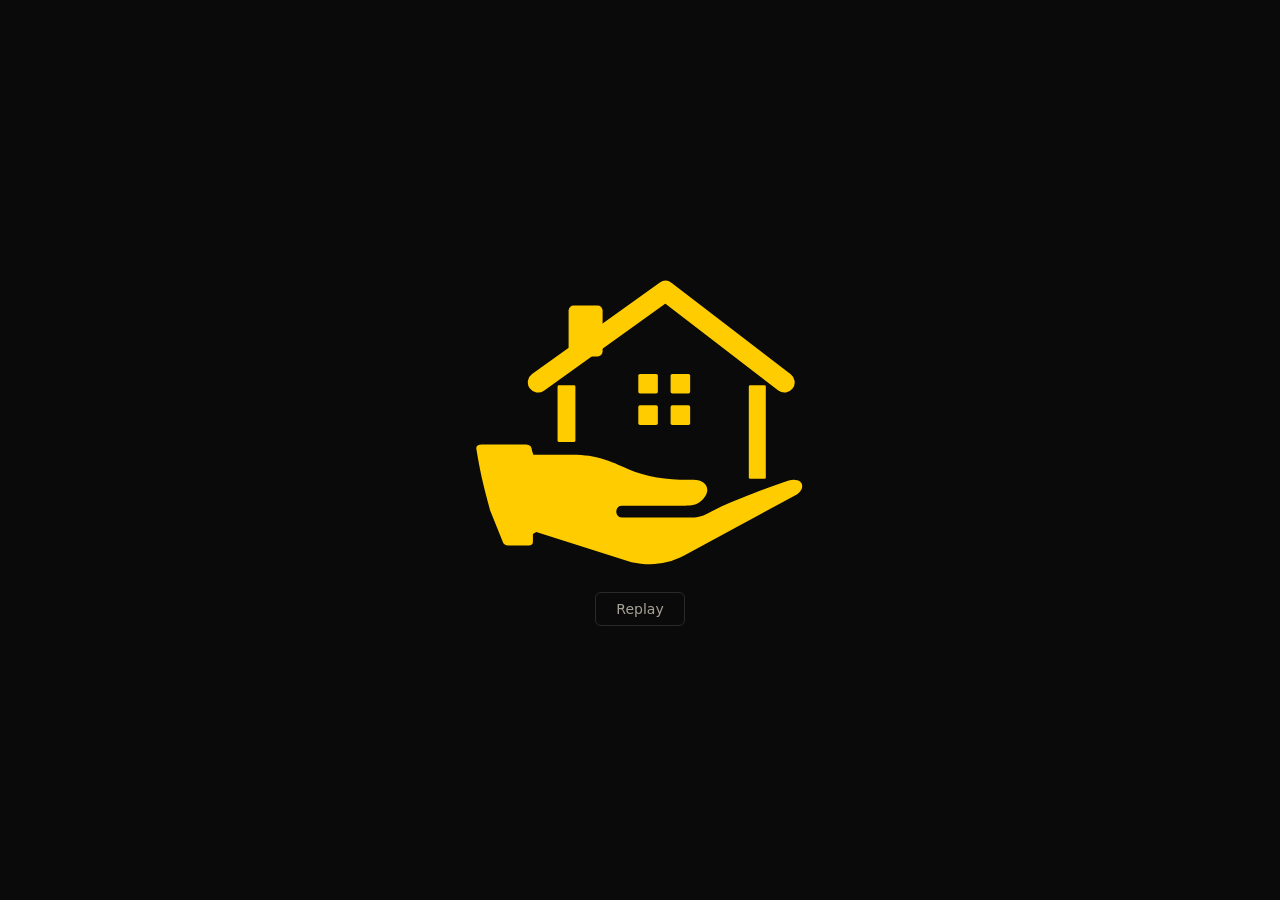
<file: logo-animation.html>
<!DOCTYPE html>
<html lang="en">
<head>
<meta charset="utf-8">
<meta name="viewport" content="width=device-width, initial-scale=1, viewport-fit=cover">
<title>Omaxe Bareilly - Logo Animation</title>
<style>
* { box-sizing: border-box; margin: 0; padding: 0; }
:focus-visible { outline: 2px solid #ffcc00; outline-offset: 3px; }
body {
  margin: 0;
  background: #0a0a0a;
  min-height: 100vh;
  min-height: 100dvh;
  display: grid;
  place-items: center;
  align-content: center;
  justify-content: center;
  gap: 20px;
  font-family: system-ui, -apple-system, BlinkMacSystemFont, "Segoe UI", Roboto, sans-serif;
  overflow: hidden;
}
.logo {
  width: min(340px, 70vw);
  height: auto;
  display: block;
  margin: 0 auto;
}
.logo .hand { animation: hand 1.6s .4s cubic-bezier(.2,.7,.2,1) both; }
.logo .house { animation: house 1.8s 1.8s cubic-bezier(.2,.7,.2,1) both; }
@keyframes hand {
  from { opacity: 0; transform: translateY(160px); }
  to { opacity: 1; transform: none; }
}
@keyframes house {
  from { opacity: 0; transform: translateY(150px) scale(.92); transform-origin: 860px 450px; }
  to { opacity: 1; transform: none; transform-origin: 860px 450px; }
}
button.replay {
  background: none;
  border: 1px solid #2a2a26;
  color: #a7a396;
  padding: 8px 20px;
  border-radius: 6px;
  cursor: pointer;
  font: inherit;
  font-size: 14px;
  transition: border-color .2s, color .2s;
}
button.replay:hover {
  border-color: #ffcc00;
  color: #ffcc00;
}
@media (prefers-reduced-motion: reduce) {
  .logo .hand, .logo .house { animation: none; }
}
</style>
</head>
<body>

<svg id="logo" class="logo" viewBox="400 110 800 700" role="img" aria-label="Omaxe Bareilly logo: a hand holding a house">
<g class="house" fill="#ffcc00">
<polyline points="560,365 860,150 1140,365" fill="none" stroke="#ffcc00" stroke-width="48" stroke-linecap="round" stroke-linejoin="round"/>
<rect x="606" y="372" width="42" height="133" rx="3"/>
<rect x="1056" y="372" width="40" height="220" rx="3"/>
<rect x="632" y="184" width="80" height="120" rx="12"/>
<rect x="796" y="345" width="46" height="46" rx="4"/><rect x="872" y="345" width="46" height="46" rx="4"/>
<rect x="796" y="419" width="46" height="46" rx="4"/><rect x="872" y="419" width="46" height="46" rx="4"/>
</g>
<path class="hand" fill="#ffcc00" d="M415 522Q413 511 428 511L532 511Q545 511 546 526L549 535L640 535C700 535 730 550 770 568C820 590 870 595 925 594C962 594 970 625 940 647C930 655 915 655 900 655L757 655C740 655 740 683 757 683L920 683C945 683 955 675 975 665C1050 630 1110 610 1150 596C1182 588 1192 612 1170 628L905 772C860 796 820 796 780 788L556 717L548 722L548 740Q548 749 538 749L490 749Q480 749 477 740L447 665C435 620 425 585 415 522Z"/>
</svg>

<button class="replay" id="replay" type="button">Replay</button>

<script>
document.getElementById('replay').addEventListener('click', function(){
  var els = document.querySelectorAll('.logo .hand, .logo .house');
  els.forEach(function(e){ e.style.animation = 'none'; });
  void document.body.offsetWidth;
  els.forEach(function(e){ e.style.animation = ''; });
});
</script>
</body>
</html>
</file>
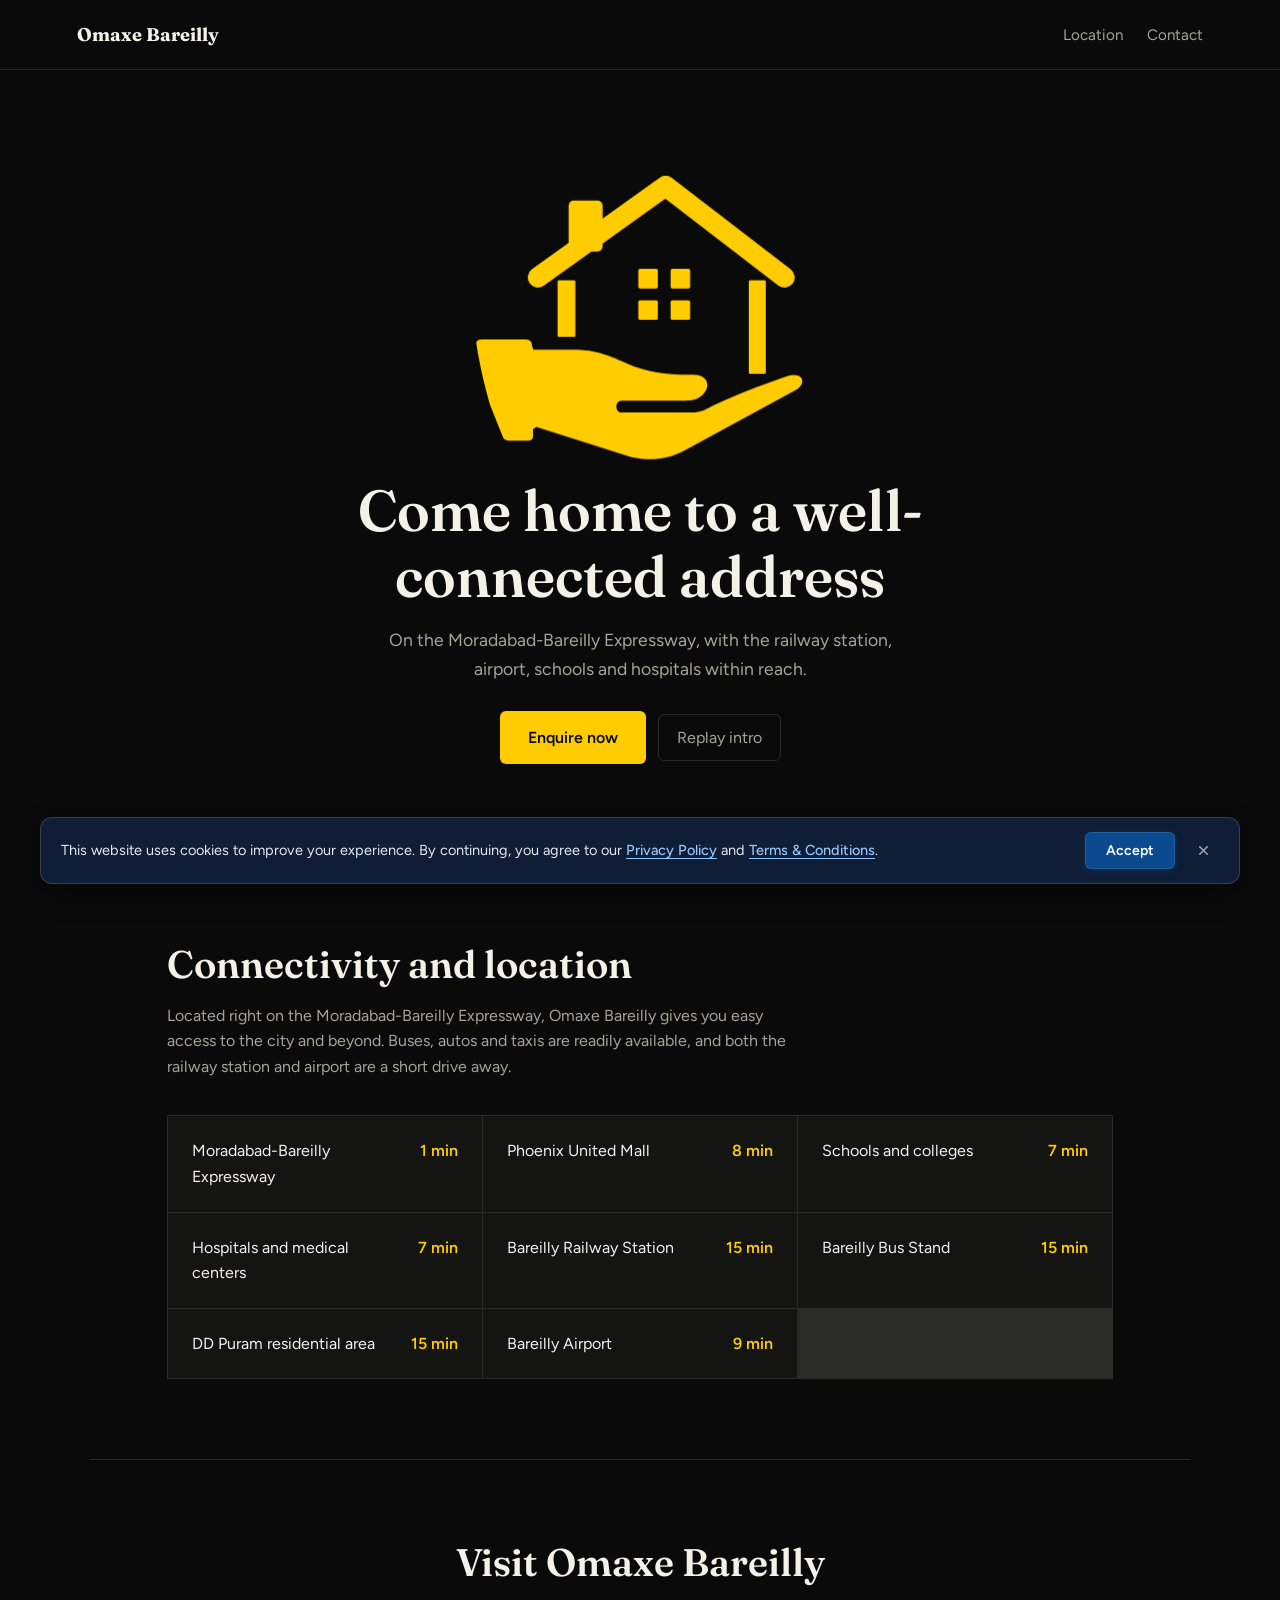
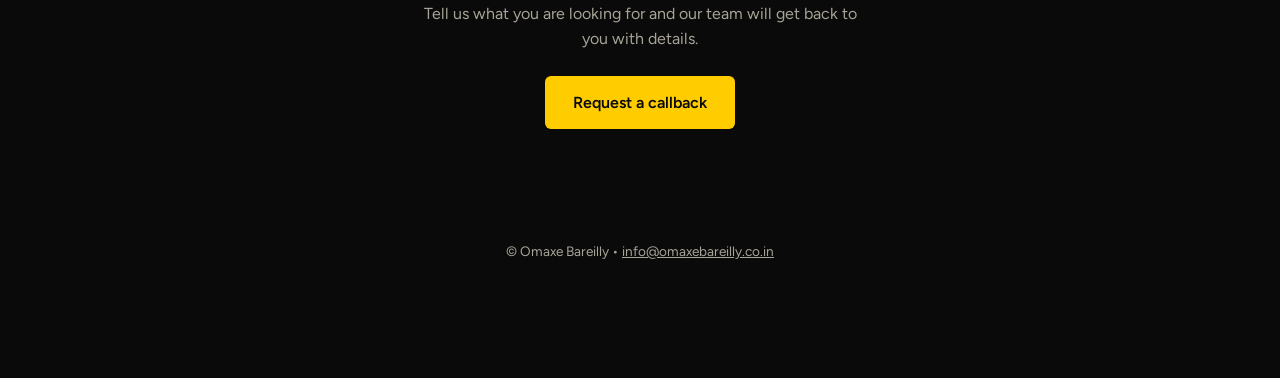
<file: Omaxe Bareilly.html>
<!DOCTYPE html>
<html lang="en">
<head>
<meta charset="utf-8">
<meta name="viewport" content="width=device-width, initial-scale=1, viewport-fit=cover">
<title>Omaxe Bareilly</title>
<link href="https://fonts.googleapis.com/css2?family=Fraunces:wght@600&family=Figtree:wght@400;500;600&display=swap" rel="stylesheet">
<link rel="stylesheet" href="enquiry-modal.css">
<style>
:root{--bg:#0a0a0a;--fg:#f4f1e8;--mute:#a7a396;--gold:#ffcc00;--line:#2a2a26;--card:#141412;
box-sizing:border-box;padding-top:env(safe-area-inset-top,0px);padding-bottom:env(safe-area-inset-bottom,0px)}
html{scroll-padding-top:env(safe-area-inset-top,0px);scroll-behavior:smooth}
*{box-sizing:border-box}
body{margin:0;background:var(--bg);color:var(--fg);font-family:Figtree,system-ui,sans-serif;line-height:1.6}
h1,h2{font-family:Fraunces,Georgia,serif;font-weight:600;line-height:1.15;margin:0}
a{color:inherit}
:focus-visible{outline:2px solid var(--gold);outline-offset:3px}
nav{display:flex;justify-content:space-between;align-items:center;padding:20px 6vw;border-bottom:1px solid var(--line)}
nav b{font-family:Fraunces,serif;font-size:1.15rem}
nav a{text-decoration:none;color:var(--mute);margin-left:24px;font-size:.95rem}
nav a:hover{color:var(--gold)}
.hero{min-height:88vh;display:grid;place-items:center;text-align:center;padding:48px 6vw}
.logo{width:min(340px,70vw);height:auto;display:block;margin:0 auto 12px}
.logo .hand{animation:hand 1.6s .4s cubic-bezier(.2,.7,.2,1) both}
.logo .house{animation:house 1.8s 1.8s cubic-bezier(.2,.7,.2,1) both}
@keyframes hand{from{opacity:0;transform:translateY(160px)}to{opacity:1;transform:none}}
@keyframes house{from{opacity:0;transform:translateY(150px) scale(.92);transform-origin:860px 450px}to{opacity:1;transform:none;transform-origin:860px 450px}}
.tag{animation:fade 1s 3.6s both}
@keyframes fade{from{opacity:0}to{opacity:1}}
.hero h1{font-size:clamp(2rem,5.5vw,3.6rem);max-width:16ch;margin:0 auto 16px}
.hero p{color:var(--mute);max-width:46ch;margin:0 auto 28px;font-size:1.1rem}
.btn{display:inline-block;background:var(--gold);color:#0a0a0a;font-weight:600;padding:14px 28px;border-radius:6px;text-decoration:none}
.btn:hover{filter:brightness(1.1)}
button.replay{background:none;border:1px solid var(--line);color:var(--mute);padding:10px 18px;border-radius:6px;margin-left:12px;cursor:pointer;font:inherit}
button.replay:hover{border-color:var(--gold);color:var(--gold)}
section{padding:80px 6vw;max-width:1100px;margin:0 auto}
section h2{font-size:clamp(1.7rem,3.5vw,2.4rem);margin-bottom:16px}
.lead{color:var(--mute);max-width:62ch;margin:0 0 36px}
.grid{display:grid;grid-template-columns:repeat(auto-fit,minmax(240px,1fr));gap:1px;background:var(--line);border:1px solid var(--line)}
.grid div{background:var(--card);padding:22px 24px;display:flex;justify-content:space-between;align-items:baseline;gap:12px}
.grid span{color:var(--gold);font-weight:600;white-space:nowrap}
.cta{text-align:center;border-top:1px solid var(--line)}
.cta p{color:var(--mute);margin:0 auto 24px;max-width:46ch}
footer{text-align:center;color:var(--mute);font-size:.85rem;padding:32px 6vw}
@media (max-width:560px){nav a{margin-left:14px}.hero{min-height:auto}}
@media (prefers-reduced-motion:reduce){.logo .hand,.logo .house,.tag{animation:none}}

/* ==========================================================================
   Site Notice Bar (Cookie & Disclaimer Banner)
   ========================================================================== */
.site-notice {
  position: fixed;
  bottom: 16px;
  left: 50%;
  transform: translate3d(-50%, calc(100% + 32px), 0);
  width: min(1200px, calc(100% - 32px));
  z-index: 99999;
  background: #0f1e36;
  color: #f1f5f9;
  border: 1px solid rgba(255, 255, 255, 0.15);
  border-radius: 12px;
  box-shadow: 0 10px 30px -5px rgba(0, 0, 0, 0.45), 0 -2px 12px rgba(0, 0, 0, 0.2);
  padding: 14px 20px;
  box-sizing: border-box;
  font-family: Figtree, system-ui, -apple-system, BlinkMacSystemFont, "Segoe UI", Roboto, sans-serif;
  opacity: 0;
  pointer-events: none;
  transition: transform 0.4s cubic-bezier(0.16, 1, 0.3, 1), opacity 0.4s ease;
}

.site-notice.is-visible {
  transform: translate3d(-50%, 0, 0);
  opacity: 1;
  pointer-events: auto;
}

.site-notice-wrap {
  display: flex;
  align-items: center;
  justify-content: space-between;
  gap: 20px;
  max-width: 1200px;
  margin: 0 auto;
}

.site-notice-text {
  margin: 0;
  font-size: 14.5px;
  line-height: 1.5;
  color: #e2e8f0;
  flex: 1 1 auto;
}

.site-notice-text a {
  color: #93c5fd;
  text-decoration: underline;
  text-underline-offset: 3px;
  font-weight: 500;
  transition: color 0.2s;
}

.site-notice-text a:hover {
  color: #bfdbfe;
}

.site-notice-actions {
  display: flex;
  align-items: center;
  gap: 12px;
  flex-shrink: 0;
}

.site-notice-btn {
  background: #0B4A8F;
  color: #ffffff;
  border: 1px solid rgba(255, 255, 255, 0.1);
  border-radius: 6px;
  padding: 9px 20px;
  font-family: inherit;
  font-size: 14px;
  font-weight: 600;
  cursor: pointer;
  white-space: nowrap;
  box-shadow: 0 2px 6px rgba(11, 74, 143, 0.4);
  transition: background-color 0.2s, transform 0.15s, box-shadow 0.2s;
}

.site-notice-btn:hover {
  background: #093c75;
  box-shadow: 0 4px 10px rgba(11, 74, 143, 0.5);
  transform: translateY(-1px);
}

.site-notice-btn:active {
  transform: translateY(0);
}

.site-notice-close {
  background: transparent;
  border: none;
  color: #94a3b8;
  width: 32px;
  height: 32px;
  border-radius: 6px;
  display: inline-flex;
  align-items: center;
  justify-content: center;
  cursor: pointer;
  padding: 0;
  flex-shrink: 0;
  transition: background-color 0.2s, color 0.2s;
}

.site-notice-close:hover {
  color: #ffffff;
  background: rgba(255, 255, 255, 0.12);
}

.site-notice-btn:focus-visible,
.site-notice-close:focus-visible,
.site-notice-text a:focus-visible {
  outline: 2px solid #38bdf8;
  outline-offset: 3px;
}

@media (max-width: 640px) {
  .site-notice {
    bottom: 0;
    left: 0;
    transform: translate3d(0, 110%, 0);
    width: 100%;
    max-width: 100%;
    border-radius: 14px 14px 0 0;
    border-left: none;
    border-right: none;
    border-bottom: none;
    padding: 12px 16px 14px;
  }
  .site-notice.is-visible {
    transform: translate3d(0, 0, 0);
  }
  .site-notice-wrap {
    flex-direction: column;
    align-items: stretch;
    gap: 10px;
    position: relative;
  }
  .site-notice-text {
    font-size: 13.5px;
    line-height: 1.45;
    padding-right: 32px;
  }
  .site-notice-actions {
    width: 100%;
    display: flex;
    justify-content: stretch;
  }
  .site-notice-btn {
    width: 100%;
    padding: 10px 16px;
    font-size: 14px;
    text-align: center;
  }
  .site-notice-close {
    position: absolute;
    top: -2px;
    right: -4px;
    width: 30px;
    height: 30px;
  }
}

@media (prefers-reduced-motion: reduce) {
  .site-notice {
    transition: none !important;
  }
  body {
    transition: none !important;
  }
}
</style>
</head>
<body>
<nav><b>Omaxe Bareilly</b><div><a href="#connectivity">Location</a><a href="#contact">Contact</a></div></nav>

<header class="hero"><div>
<svg id="logo" class="logo" viewBox="400 110 800 700" role="img" aria-label="Omaxe Bareilly logo: a hand holding a house">
<g class="house" fill="#ffcc00">
<polyline points="560,365 860,150 1140,365" fill="none" stroke="#ffcc00" stroke-width="48" stroke-linecap="round" stroke-linejoin="round"/>
<rect x="606" y="372" width="42" height="133" rx="3"/>
<rect x="1056" y="372" width="40" height="220" rx="3"/>
<rect x="632" y="184" width="80" height="120" rx="12"/>
<rect x="796" y="345" width="46" height="46" rx="4"/><rect x="872" y="345" width="46" height="46" rx="4"/>
<rect x="796" y="419" width="46" height="46" rx="4"/><rect x="872" y="419" width="46" height="46" rx="4"/>
</g>
<path class="hand" fill="#ffcc00" d="M415 522Q413 511 428 511L532 511Q545 511 546 526L549 535L640 535C700 535 730 550 770 568C820 590 870 595 925 594C962 594 970 625 940 647C930 655 915 655 900 655L757 655C740 655 740 683 757 683L920 683C945 683 955 675 975 665C1050 630 1110 610 1150 596C1182 588 1192 612 1170 628L905 772C860 796 820 796 780 788L556 717L548 722L548 740Q548 749 538 749L490 749Q480 749 477 740L447 665C435 620 425 585 415 522Z"/>
</svg>
<div class="tag">
<h1>Come home to a well-connected address</h1>
<p>On the Moradabad-Bareilly Expressway, with the railway station, airport, schools and hospitals within reach.</p>
<a class="btn enquiry-btn" href="#contact" data-property="Omaxe Bareilly – Township Overview">Enquire now</a><button class="replay" id="replay" type="button">Replay intro</button>
</div></div></header>

<section id="connectivity">
<h2>Connectivity and location</h2>
<p class="lead">Located right on the Moradabad-Bareilly Expressway, Omaxe Bareilly gives you easy access to the city and beyond. Buses, autos and taxis are readily available, and both the railway station and airport are a short drive away.</p>
<div class="grid">
<div>Moradabad-Bareilly Expressway<span>1 min</span></div>
<div>Phoenix United Mall<span>8 min</span></div>
<div>Schools and colleges<span>7 min</span></div>
<div>Hospitals and medical centers<span>7 min</span></div>
<div>Bareilly Railway Station<span>15 min</span></div>
<div>Bareilly Bus Stand<span>15 min</span></div>
<div>DD Puram residential area<span>15 min</span></div>
<div>Bareilly Airport<span>9 min</span></div>
</div>
</section>

<section id="contact" class="cta">
<h2>Visit Omaxe Bareilly</h2>
<p>Tell us what you are looking for and our team will get back to you with details.</p>
<a class="btn enquiry-btn" href="#contact" data-property="Omaxe Bareilly – Callback Request">Request a callback</a>
</section>
<footer>&copy; Omaxe Bareilly &bull; <a href="mailto:info@omaxebareilly.co.in" style="color:inherit">info@omaxebareilly.co.in</a></footer>

<script>
document.getElementById('replay').addEventListener('click',function(){
var els=document.querySelectorAll('.logo .hand,.logo .house,.tag');
els.forEach(function(e){e.style.animation='none'});
void document.body.offsetWidth;
els.forEach(function(e){e.style.animation=''});
});
</script>

<!-- Site Notice Bar -->
<div id="site-notice" class="site-notice" role="region" aria-label="Site notice" style="display:none;">
  <div class="site-notice-wrap">
    <p class="site-notice-text" id="site-notice-text"></p>
    <div class="site-notice-actions">
      <button type="button" class="site-notice-btn" id="notice-accept-btn">Accept</button>
      <button type="button" class="site-notice-close" id="notice-close-btn" aria-label="Close notice">
        <svg width="15" height="15" viewBox="0 0 24 24" fill="none" stroke="currentColor" stroke-width="2.5" stroke-linecap="round" stroke-linejoin="round" aria-hidden="true"><line x1="18" y1="6" x2="6" y2="18"></line><line x1="6" y1="6" x2="18" y2="18"></line></svg>
      </button>
    </div>
  </div>
</div>

<script>
// ==========================================================================
// Site Notice Bar Configuration & Logic
// Put the notice text in one variable at the top so it's easy to change
// ==========================================================================
const NOTICE_TEXT = 'This website uses cookies to improve your experience. By continuing, you agree to our <a href="#privacy">Privacy Policy</a> and <a href="#terms">Terms & Conditions</a>.';
const NOTICE_REAPPEAR_DAYS = 30; // Number of days to remember dismissal before reappearing (set to 0 or null to never reappear)

(function() {
  const STORAGE_KEY = 'noticeDismissed';
  const notice = document.getElementById('site-notice');
  const textEl = document.getElementById('site-notice-text');
  const acceptBtn = document.getElementById('notice-accept-btn');
  const closeBtn = document.getElementById('notice-close-btn');

  function isDismissed() {
    try {
      const stored = localStorage.getItem(STORAGE_KEY);
      if (!stored) return false;
      let data;
      try {
        data = JSON.parse(stored);
      } catch (_) {
        data = { dismissed: stored === 'true', timestamp: 0 };
      }
      if (data && data.dismissed) {
        if (NOTICE_REAPPEAR_DAYS && NOTICE_REAPPEAR_DAYS > 0 && data.timestamp) {
          const daysPassed = (Date.now() - data.timestamp) / (1000 * 60 * 60 * 24);
          if (daysPassed >= NOTICE_REAPPEAR_DAYS) {
            return false; // 30 days elapsed; show notice again
          }
        }
        return true;
      }
      return false;
    } catch (e) {
      // localStorage may be disabled or blocked
      return false;
    }
  }

  function saveDismissal() {
    try {
      const data = {
        dismissed: true,
        timestamp: Date.now()
      };
      localStorage.setItem(STORAGE_KEY, JSON.stringify(data));
    } catch (e) {}
  }

  function updatePagePadding() {
    if (notice && notice.classList.contains('is-visible')) {
      const height = notice.offsetHeight;
      const extraGap = window.innerWidth > 640 ? 16 : 0;
      document.body.style.paddingBottom = (height + extraGap) + 'px';
      document.body.style.transition = 'padding-bottom 0.4s ease';
    } else {
      document.body.style.paddingBottom = '';
    }
  }

  function showNotice() {
    if (isDismissed() || !notice) return;
    if (textEl) textEl.innerHTML = NOTICE_TEXT;
    notice.style.display = 'block';
    void notice.offsetHeight; // force reflow for smooth slide-up
    notice.classList.add('is-visible');
    updatePagePadding();
  }

  function dismissNotice() {
    saveDismissal();
    if (!notice) return;
    notice.classList.remove('is-visible');
    document.body.style.paddingBottom = '';
    setTimeout(function() {
      notice.style.display = 'none';
    }, 420);
  }

  if (acceptBtn) acceptBtn.addEventListener('click', dismissNotice);
  if (closeBtn) closeBtn.addEventListener('click', dismissNotice);

  document.addEventListener('keydown', function(e) {
    if ((e.key === 'Escape' || e.key === 'Esc') && notice && notice.classList.contains('is-visible')) {
      dismissNotice();
    }
  });

  window.addEventListener('resize', updatePagePadding);

  // Slide up smoothly (~0.4s) about 1 second after page loads
  setTimeout(showNotice, 1000);
})();
</script>
<script src="enquiry-modal.js" defer></script>
</body>
</html>
</file>
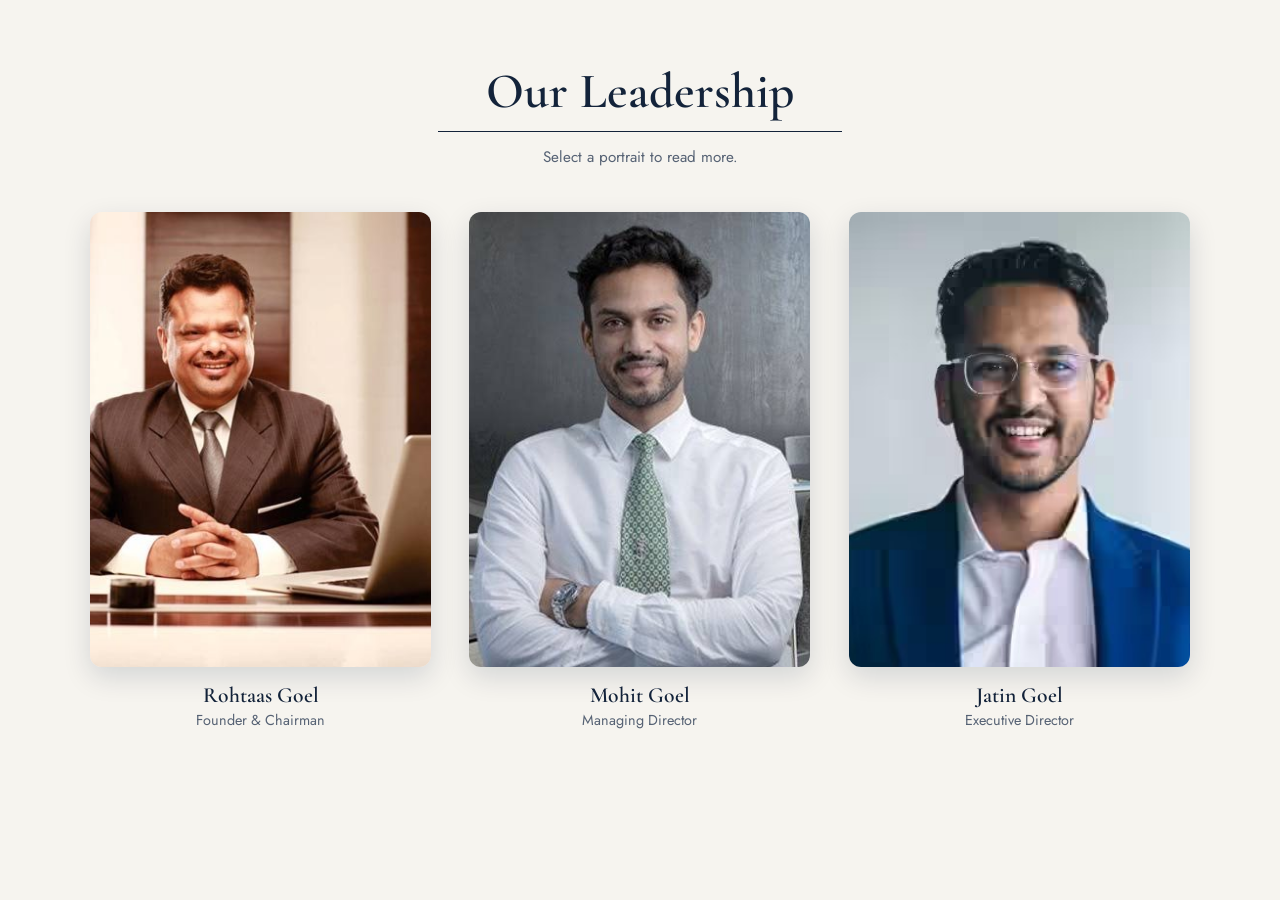
<file: Our Leadership.html>
<!DOCTYPE html>
<html lang="en"><head><meta charset="utf-8">
<meta name="viewport" content="width=device-width, initial-scale=1, viewport-fit=cover">
<title>Our Leadership</title>
<link href="https://fonts.googleapis.com/css2?family=Cormorant+Garamond:wght@500;600&family=Jost:wght@400;500;600&display=swap" rel="stylesheet">
<style>
:root{--bg:#f6f4ef;--ink:#13233a;--mute:#566274;--blue:#0b4a8f;--card:#fff;--edge:#e2ddd1;
box-sizing:border-box;padding-top:env(safe-area-inset-top,0px);padding-bottom:env(safe-area-inset-bottom,0px)}
html{scroll-padding-top:env(safe-area-inset-top,0px)}
*{box-sizing:border-box}
body{margin:0;background:var(--bg);color:var(--ink);font-family:Jost,system-ui,sans-serif;padding:64px 5vw 72px}
header{text-align:center;margin-bottom:44px}
h1{font:600 clamp(2rem,4.5vw,3.1rem)/1.1 "Cormorant Garamond",Georgia,serif;margin:0;display:inline-block;padding:0 3rem 12px;border-bottom:1px solid var(--ink)}
header p{margin:14px 0 0;color:var(--mute);font-size:.95rem}
.row{max-width:1100px;margin:0 auto;display:grid;grid-template-columns:repeat(3,1fr);gap:clamp(20px,3vw,40px)}
.p{all:unset;display:block;cursor:pointer;text-align:center;border-radius:14px}
.p:focus-visible .ph{outline:3px solid var(--blue);outline-offset:4px}
.ph{display:block;aspect-ratio:3/4;border-radius:12px;overflow:hidden;box-shadow:0 10px 28px rgba(10,30,60,.14);outline:3px solid transparent;outline-offset:4px;position:relative;container-type:inline-size;transition:transform .4s cubic-bezier(.25,1.3,.4,1),outline-color .3s,box-shadow .4s}
.ph img{width:100%;height:100%;object-fit:cover;display:block;transition:filter .4s}
.p:hover .ph{transform:translateY(-3px)}
.p.on .ph img{filter:grayscale(1)}
.p.on .ph{transform:translateY(-10px);outline-color:var(--blue);box-shadow:0 22px 40px rgba(11,74,143,.3)}
.cap{display:block;margin-top:16px}
.cap b{display:block;font:600 1.35rem "Cormorant Garamond",Georgia,serif}
.cap span{color:var(--mute);font-size:.9rem}
.glass{position:absolute;left:3.5cqw;right:3.5cqw;bottom:3.5cqw;text-align:left;padding:3.8cqw 4.2cqw;border-radius:3cqw;color:#fff;background:rgba(11,40,85,.46);-webkit-backdrop-filter:blur(16px) saturate(1.5);backdrop-filter:blur(16px) saturate(1.5);border:1px solid rgba(255,255,255,.38);box-shadow:0 8px 24px rgba(0,0,0,.25),inset 0 1px 0 rgba(255,255,255,.35);opacity:0;transform:translateY(16px);pointer-events:none;transition:opacity .45s .1s,transform .45s .1s}
.p.on .glass{opacity:1;transform:none}
.glass h2{font:600 7.6cqw/1.1 "Cormorant Garamond",Georgia,serif;margin:0 0 1cqw}
.glass .role{margin:0 0 2.4cqw;padding-bottom:2.4cqw;border-bottom:1px solid rgba(255,255,255,.3);font-weight:600;font-size:4.2cqw;letter-spacing:.04em;color:#cfe3ff}
.glass .d{margin:0;font-size:4.5cqw;line-height:1.45;color:#f2f6fb}
@media (max-width:960px){.row{grid-template-columns:repeat(2,1fr);max-width:680px}}
@media (max-width:600px){
  body{padding:28px 4vw 40px}
  header{margin-bottom:24px}
  h1{padding:0 1.5rem 8px;font-size:clamp(1.75rem,5vw,2.4rem)}
  .row{grid-template-columns:1fr;max-width:340px}
}
@media (prefers-reduced-motion:reduce){*{transition-duration:.01ms!important}}
</style></head><body>
<header><h1>Our Leadership</h1><p>Select a portrait to read more.</p></header>
<div class="row" id="row"></div>
<script>
var T=[
{n:"Rohtaas Goel",r:"Founder & Chairman",d:"Founded the company as a construction and contracting business in 1987. He transitioned out of executive duties in 2023.",img:"[data-uri]",pos:"30% 0%"},
{n:"Mohit Goel",r:"Managing Director",d:"Leads daily operations and business strategy.",img:"[data-uri]",pos:"50% 20%"},
{n:"Jatin Goel",r:"Executive Director",d:"Oversees joint leadership, project growth, and debt-reduction plans.",img:"[data-uri]",pos:"52% 20%"}];
var row=document.getElementById('row'),btns=[],cur=-1;
T.forEach(function(t,i){
 var b=document.createElement('button');b.type='button';b.className='p';b.setAttribute('aria-pressed','false');
 b.innerHTML='<span class="ph"><img alt=""><span class="glass"><h2></h2><p class="role"></p><p class="d"></p></span></span><span class="cap"><b></b><span></span></span>';
 b.querySelector('.glass h2').textContent=t.n;b.querySelector('.glass .role').textContent=t.r;b.querySelector('.glass .d').textContent=t.d;
 var im=b.querySelector('img');im.src=t.img;im.alt='Portrait of '+t.n;im.style.objectPosition=t.pos;
 b.querySelector('b').textContent=t.n;b.querySelector('.cap span').textContent=t.r;
 b.onclick=function(){pick(i)};row.appendChild(b);btns.push(b)});
function pick(i){
 if(cur===i){clear();return}
 if(cur>-1){btns[cur].classList.remove('on');btns[cur].setAttribute('aria-pressed','false')}
 cur=i;btns[i].classList.add('on');btns[i].setAttribute('aria-pressed','true')}
function clear(){if(cur>-1){btns[cur].classList.remove('on');btns[cur].setAttribute('aria-pressed','false')}cur=-1}
document.addEventListener('keydown',function(e){if(e.key==='Escape')clear()});
</script></body></html>
</file>
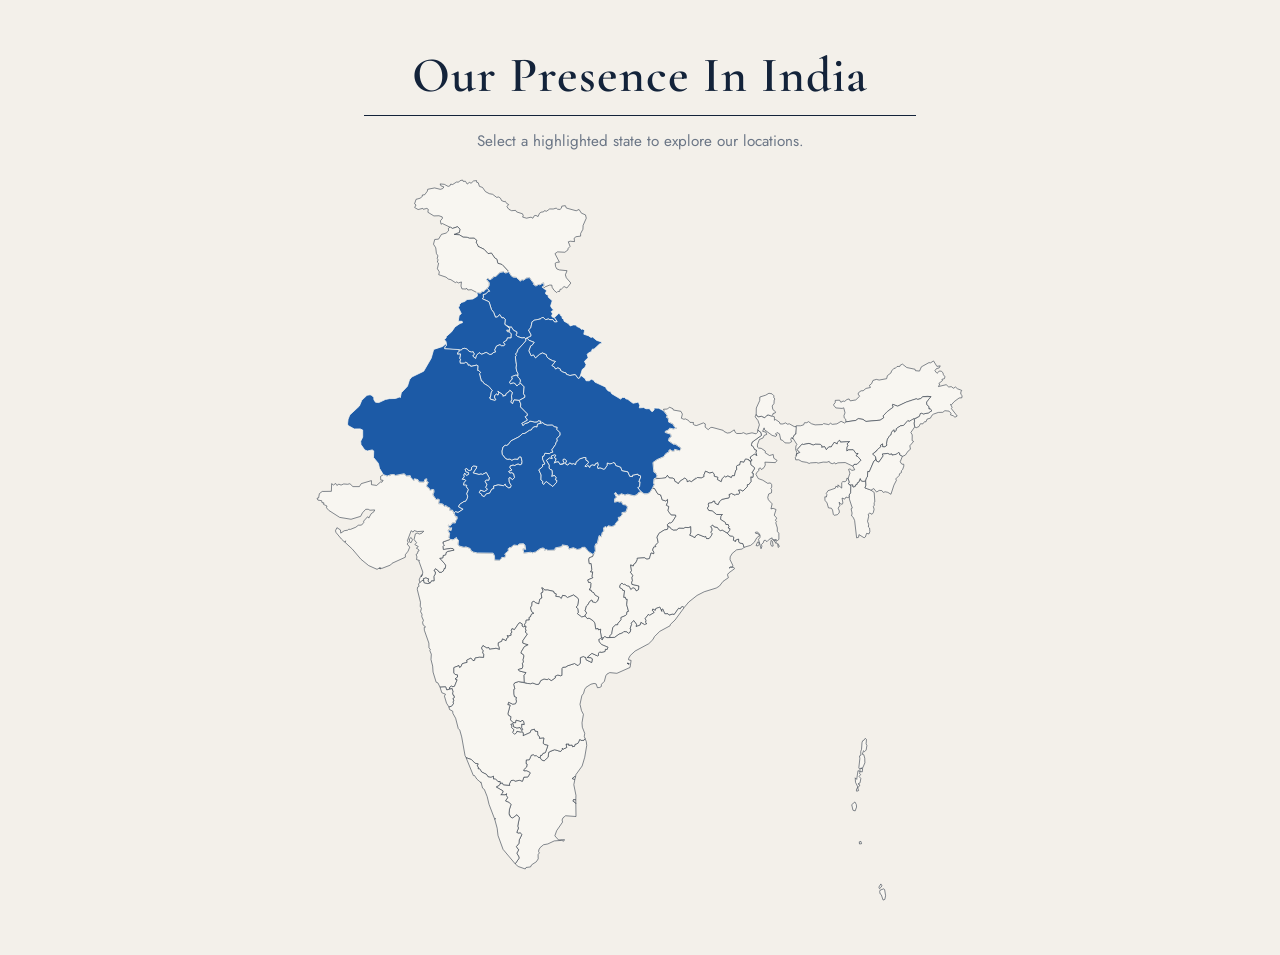
<file: Our Presence In India.html>
<!DOCTYPE html>
<html lang="en"><head><meta charset="utf-8">
<meta name="viewport" content="width=device-width, initial-scale=1, viewport-fit=cover">
<title>Our Presence in India</title>
<link href="https://fonts.googleapis.com/css2?family=Cormorant+Garamond:wght@500;600&family=Jost:wght@400;500;600&display=swap" rel="stylesheet">
<style>
:root{--bg:#f3f0ea;--ink:#13233a;--mute:#6b7686;--off:#f8f6f1;--line:#2c3644;--blue:#1c5aa6;--blue-d:#0a3a7c;--red:#c63a32;--card:#fff;--edge:#e1dcd0;
box-sizing:border-box;padding-top:env(safe-area-inset-top,0px);padding-bottom:env(safe-area-inset-bottom,0px)}
html,body{scroll-padding-top:env(safe-area-inset-top,0px);overflow-x:hidden}
*{box-sizing:border-box}
body{margin:0;background:var(--bg);color:var(--ink);font-family:Jost,system-ui,sans-serif;padding:48px 5vw 56px}
header{text-align:center;margin-bottom:28px}
h1{font:600 clamp(2rem,4.5vw,3.1rem)/1.1 "Cormorant Garamond",Georgia,serif;margin:0 auto;display:inline-block;padding:0 3rem 12px;border-bottom:1px solid var(--ink);letter-spacing:.02em}
header p{margin:14px 0 0;color:var(--mute);font-size:.95rem}
#stage{position:relative;max-width:1180px;margin:0 auto;container-type:inline-size}
#map{display:block;width:56%;height:auto;margin:0 auto;overflow:visible}
.s{fill:var(--off);stroke:var(--line);stroke-width:.9;stroke-linejoin:round;pointer-events:none}
.s.b{fill:var(--blue);stroke:var(--off);stroke-width:1.2;pointer-events:auto;cursor:pointer;transition:fill .35s,transform .45s cubic-bezier(.25,1.4,.4,1),filter .35s;transform-box:fill-box;transform-origin:center}
.s.b:hover{fill:#2a6dc2}
.s.b:focus-visible{outline:none;stroke:var(--red);stroke-width:3}
.s.b.on{fill:var(--blue-d);stroke:#fff;stroke-width:1.8;transform:translateY(-6px) scale(1.06);filter:drop-shadow(0 14px 12px rgba(10,58,124,.5))}
.hit{fill:none;stroke:transparent;stroke-width:18;pointer-events:stroke;cursor:pointer}
#lines{position:absolute;inset:0;width:100%;height:100%;pointer-events:none;overflow:visible}
#lines line{stroke:var(--red);stroke-width:1.2;stroke-dasharray:var(--len);stroke-dashoffset:var(--len);animation:draw .55s .1s ease-out forwards}
#lines circle{fill:var(--red);opacity:0;animation:fade .3s .05s forwards}
@keyframes draw{to{stroke-dashoffset:0}}
@keyframes fade{to{opacity:1}}
.card{position:absolute;width:min(220px,19%);background:var(--card);border:1px solid var(--edge);border-top:3px solid var(--blue);border-radius:4px;padding:18px 20px 16px;box-shadow:0 18px 40px rgba(10,30,60,.16);animation:cin .55s .15s cubic-bezier(.2,.8,.2,1) both}
.card.L{left:0}.card.R{right:0}
.card h3{margin:0 0 10px;color:var(--blue-d);font:600 .95rem Jost,sans-serif;letter-spacing:.14em;text-transform:uppercase}
.card ul{margin:0;padding:0;list-style:none}
.card li.feat{font-size:1.45rem;font-weight:600;color:var(--blue-d);padding:4px 0 10px;border-top:0;letter-spacing:.01em}
.card li{padding:6px 0;border-top:1px solid var(--edge);font-size:.95rem;animation:lin .4s both}
@keyframes cin{from{opacity:0;transform:translateX(var(--dx,16px))}to{opacity:1;transform:none}}
@keyframes lin{from{opacity:0;transform:translateY(6px)}to{opacity:1;transform:none}}
.card.L{--dx:-16px}
@media (max-width:960px){
 #map{width:100%}
 .card{position:absolute!important;width:44cqw;max-width:46%;padding:2.2cqw 2.6cqw 2cqw;border-radius:clamp(3px,0.8cqw,5px);border-top-width:clamp(2px,0.7cqw,3px);box-shadow:0 8px 24px rgba(10,30,60,.18)}
 .card h3{margin:0 0 1.4cqw;font-size:clamp(10px,3cqw,15px);letter-spacing:.1em}
 .card li.feat{font-size:clamp(13.5px,4.3cqw,22px);font-weight:700;padding:1.2cqw 0 1.8cqw;letter-spacing:.01em}
 .card li{padding:1cqw 0;font-size:clamp(9.5px,2.7cqw,14px)}
}
@media (max-width:600px){
 body{padding:24px 16px 36px}
 header{margin-bottom:20px}
 h1{padding:0 1.2rem 8px;font-size:clamp(1.75rem,5vw,2.4rem)}
}
@media (prefers-reduced-motion:reduce){*{animation-duration:.01ms!important;animation-delay:0s!important;transition-duration:.01ms!important}}
</style></head><body>
<header><h1>Our Presence In India</h1><p>Select a highlighted state to explore our locations.</p></header>
<div id="stage"><svg id="map" viewBox="0 0 1000 1116" role="group" aria-label="Map of India with Omaxe states highlighted"><g id="g"></g><g id="top"></g></svg><svg id="lines" aria-hidden="true"></svg></div>
<script>
var P={"W":1000,"H":1116,"s":{"Mizoram":{"d":"M836.5 554.8L833.4 527.9L831.3 523.0L828.7 520.8L829.4 516.3L827.9 509.7L829.8 508.6L825.3 494.7L824.8 488.5L827.1 484.8L827.3 474.8L826.1 472.6L830.5 472.4L830.9 475.9L834.2 475.0L834.8 472.5L836.9 472.1L837.4 469.4L839.6 468.6L842.1 462.7L843.4 466.1L846.6 467.2L850.5 466.4L851.0 473.0L849.4 477.3L857.2 479.8L863.7 484.3L864.7 499.0L863.5 500.1L863.9 504.1L862.4 506.2L863.6 510.3L862.3 515.7L860.4 518.2L856.9 516.3L854.4 518.2L855.2 521.1L853.4 529.2L855.1 533.8L854.7 537.9L856.6 539.6L857.0 545.0L855.7 548.6L851.9 547.8L850.1 553.3L848.1 554.6L840.1 549.7L839.5 553.8L836.5 554.8Z","c":"846.0 509.1"},"Tamil Nadu":{"d":"M312.8 1052.1L313.1 1049.5L309.7 1043.5L312.6 1038.4L308.9 1033.6L313.0 1028.3L313.5 1023.0L317.6 1014.6L314.7 1011.8L313.1 1012.9L309.6 1011.4L312.3 1004.5L311.1 1001.7L313.7 988.6L310.0 984.0L303.3 989.1L300.2 987.6L297.6 981.6L298.4 975.2L300.7 968.3L298.1 965.1L292.1 962.6L295.5 957.4L293.4 954.2L293.9 951.5L291.2 953.2L284.8 952.9L287.5 950.4L288.4 947.1L277.7 940.9L282.6 938.2L284.0 935.6L287.2 934.4L288.8 937.4L298.7 938.4L298.2 936.2L300.8 931.0L304.3 930.3L307.6 931.8L313.9 930.5L318.5 932.0L320.7 925.6L327.0 925.3L330.4 919.3L329.4 917.8L324.7 915.9L321.1 916.2L320.0 914.5L324.9 910.0L325.6 905.5L323.9 904.6L324.4 898.9L329.1 898.7L332.2 891.6L335.6 890.7L337.3 892.7L340.0 892.1L342.6 894.7L345.9 895.5L348.3 899.0L352.1 900.4L358.2 894.7L359.2 887.0L368.5 883.1L377.7 885.9L380.2 882.8L380.0 880.9L381.8 882.1L387.1 879.7L386.0 874.3L390.5 874.2L390.4 876.5L395.5 875.8L396.1 878.5L399.3 877.8L399.8 875.0L404.4 873.3L407.6 866.8L409.0 868.7L413.6 868.6L415.5 865.9L417.4 870.3L418.1 876.5L415.0 894.8L411.0 908.4L401.4 921.7L400.8 925.1L399.0 925.0L395.6 927.9L399.7 929.2L398.1 937.4L401.4 953.8L401.2 960.9L397.7 960.4L396.9 962.9L400.1 964.8L401.2 966.7L401.5 986.7L385.4 985.5L381.3 988.7L379.9 992.1L380.7 995.3L371.5 1008.6L368.7 1016.7L374.4 1023.0L383.6 1022.5L382.5 1024.9L379.1 1023.7L367.8 1024.5L357.8 1029.2L351.1 1030.5L345.8 1034.9L343.9 1038.3L343.5 1041.1L344.7 1043.1L342.7 1045.8L342.9 1052.3L340.0 1056.8L332.6 1061.6L331.0 1064.8L324.0 1065.7L322.8 1068.0L311.8 1064.1L307.2 1060.0L312.8 1052.1Z","c":"350.6 967.5"},"Madhya Pradesh":{"d":"M286.4 585.0L286.0 586.6L282.8 589.3L275.4 589.1L275.2 582.7L273.0 578.4L248.6 578.1L242.8 576.9L239.2 575.0L237.4 571.2L230.9 568.7L227.9 569.4L221.3 567.6L218.7 565.3L219.4 558.5L216.9 556.6L216.2 554.1L211.0 557.7L206.5 557.1L204.7 554.6L205.6 547.4L203.3 544.2L203.8 542.1L207.9 543.4L208.8 539.0L205.5 539.8L203.4 535.0L206.6 536.0L210.4 531.5L214.4 531.8L215.2 528.3L217.3 525.2L217.2 521.8L214.9 522.2L212.4 516.2L214.6 514.3L218.7 515.3L226.5 510.3L219.5 506.6L221.0 502.9L227.8 498.4L230.4 498.1L232.9 493.9L233.6 490.2L232.2 486.2L234.7 480.1L231.5 475.2L232.5 473.8L231.0 472.6L227.2 472.7L228.1 469.1L230.6 466.0L229.3 464.3L225.3 463.8L228.3 460.0L227.8 457.2L228.9 454.5L231.8 458.2L235.3 456.1L234.8 453.4L230.8 452.2L229.6 448.5L232.2 447.3L234.2 450.0L236.9 450.4L239.6 449.3L239.5 446.0L242.1 443.4L247.6 444.1L247.1 446.5L241.9 454.0L251.1 456.5L254.3 455.7L256.4 456.5L262.4 453.5L267.0 461.6L266.3 465.3L262.4 464.9L260.4 467.0L263.4 472.6L261.2 476.3L264.1 479.5L259.6 482.8L253.4 480.7L251.4 484.6L254.9 486.9L255.5 489.1L259.1 490.9L262.7 486.5L267.6 485.4L271.1 479.1L274.1 478.3L273.8 474.4L280.7 472.6L289.2 473.9L291.7 471.6L292.8 474.5L297.1 477.3L299.8 476.8L301.2 473.8L298.1 468.4L297.6 461.9L299.1 461.4L303.1 464.6L306.2 461.1L305.0 455.5L302.1 453.6L298.9 454.2L297.2 451.8L302.2 449.6L299.1 446.2L299.7 443.2L303.9 442.0L306.8 442.7L309.8 440.7L313.1 440.5L314.5 441.8L317.3 440.4L317.9 436.5L316.4 429.6L314.6 428.9L311.9 430.8L311.5 433.0L306.7 432.4L302.0 434.3L299.0 432.5L295.7 433.0L292.6 431.9L287.3 425.3L286.9 420.1L288.4 413.9L291.7 411.3L294.2 411.5L296.6 410.0L300.5 404.5L313.1 398.1L318.8 393.1L322.3 392.8L329.3 388.1L332.0 387.7L334.7 383.7L338.0 382.3L341.1 383.0L341.8 378.6L350.3 375.9L351.5 377.8L356.6 379.8L364.7 379.6L367.8 382.2L372.4 383.2L371.8 386.6L376.8 391.7L376.9 395.4L372.0 400.7L372.5 404.9L370.4 406.9L370.0 409.7L364.1 418.2L365.7 421.9L362.5 422.5L360.5 424.2L353.4 423.7L351.5 428.4L349.6 428.8L349.8 432.7L353.3 440.3L349.5 441.6L349.8 444.3L343.9 449.3L347.4 457.2L347.2 465.0L350.6 467.8L349.3 469.5L351.3 471.9L355.2 467.2L365.5 475.0L371.2 468.8L371.7 465.3L369.3 464.7L370.6 461.4L368.2 458.0L363.7 459.5L364.7 455.6L364.3 449.9L361.1 448.5L359.6 446.3L359.9 442.1L355.5 434.6L360.5 430.6L364.5 431.7L363.0 427.9L368.2 425.8L370.2 426.6L368.1 430.5L370.8 432.1L368.1 438.9L369.8 437.1L374.3 436.6L376.6 440.7L380.5 440.6L383.2 439.2L381.2 434.7L381.7 432.8L384.2 432.6L387.1 435.4L385.5 438.5L386.0 440.8L388.9 441.8L391.6 438.4L395.2 440.3L397.7 439.6L400.8 441.1L401.4 437.6L407.4 432.2L413.8 430.1L417.1 430.4L416.9 434.2L420.1 435.8L421.0 438.3L415.3 443.8L418.0 444.3L420.0 442.2L422.6 445.6L423.4 443.2L426.5 441.4L430.7 442.3L431.0 440.4L435.2 437.9L436.3 442.3L434.7 443.5L435.7 447.4L438.6 446.0L444.5 448.3L445.9 447.9L449.5 442.8L449.9 438.6L453.8 439.9L457.5 439.3L458.9 437.8L461.8 438.8L463.2 442.5L470.9 445.2L472.6 450.4L482.0 452.4L484.8 459.2L488.9 459.7L488.9 457.6L497.5 455.9L498.7 458.1L501.0 457.9L501.8 460.4L499.0 467.6L500.9 467.9L500.0 475.5L497.3 476.9L502.3 483.0L498.3 484.6L496.3 487.5L491.6 489.5L481.7 487.0L477.4 488.4L471.9 486.3L468.1 488.7L465.2 487.5L463.2 484.4L461.0 485.8L464.2 491.8L461.4 494.0L461.3 499.5L466.3 498.2L468.5 499.4L471.8 498.7L474.1 503.1L478.1 503.7L481.4 506.8L478.8 514.6L472.6 515.5L472.9 519.0L469.9 522.5L466.9 523.0L467.6 527.0L462.6 532.6L461.7 535.4L456.7 537.2L451.6 535.9L448.9 538.3L447.1 537.2L444.2 539.2L444.5 544.5L442.0 546.4L440.6 553.1L437.3 551.2L434.2 564.0L432.1 564.0L430.7 567.7L431.5 574.6L428.9 579.8L427.5 580.2L420.7 575.8L415.5 569.3L410.5 569.6L408.6 571.6L403.5 572.7L397.4 569.9L390.6 572.1L389.1 567.2L380.2 565.6L379.8 568.2L369.3 570.3L368.7 573.6L358.0 574.1L355.5 572.6L352.8 573.8L352.3 571.0L349.7 570.4L345.7 571.7L339.0 576.5L334.1 577.9L331.2 577.0L320.5 578.3L319.4 571.7L323.5 572.6L322.4 566.1L320.2 563.7L313.4 564.1L311.0 566.7L306.0 565.8L303.8 566.6L300.5 570.1L298.9 569.5L296.4 571.5L296.5 575.0L290.9 579.8L292.3 581.7L291.0 585.3L286.4 585.0Z","c":"385.5 481.7"},"Maharashtra":{"d":"M212.2 755.8L212.2 764.2L214.2 766.5L217.8 767.0L217.8 770.7L214.1 773.3L217.3 774.7L213.2 784.9L209.6 785.6L208.6 784.3L205.6 786.5L205.5 789.0L201.1 790.5L199.4 785.7L190.7 786.2L187.4 779.5L184.7 778.5L179.9 762.8L179.3 753.5L176.7 743.4L177.2 735.1L174.9 729.6L175.6 727.5L173.6 725.2L173.4 717.9L166.4 697.9L166.2 693.6L168.3 692.8L164.4 689.5L163.7 685.5L165.0 682.6L162.4 676.8L162.8 673.1L160.6 669.2L161.8 663.9L160.0 660.9L160.4 654.5L155.5 634.9L155.8 631.3L158.2 629.9L157.3 626.2L163.0 620.5L166.0 621.2L166.1 624.2L172.0 625.7L175.8 624.4L177.5 621.1L181.5 621.3L181.1 614.7L183.3 610.6L183.4 607.4L181.2 605.9L183.5 602.4L188.3 605.9L189.6 608.1L192.7 608.1L195.9 606.0L197.2 602.0L198.6 602.2L199.5 598.0L197.6 594.5L190.1 586.4L195.1 585.7L195.4 582.1L199.5 581.0L200.0 577.5L203.0 575.6L212.4 573.7L210.8 571.4L207.0 571.1L195.8 572.9L195.1 568.3L197.4 565.8L195.4 564.0L195.2 561.1L206.5 557.1L211.0 557.7L216.2 554.1L216.9 556.6L219.4 558.5L218.7 565.3L221.3 567.6L227.9 569.4L230.9 568.7L237.4 571.2L239.2 575.0L242.8 576.9L248.6 578.1L273.0 578.4L275.2 582.7L275.4 589.1L282.8 589.3L286.0 586.6L286.4 585.0L291.0 585.3L292.3 581.7L290.9 579.8L296.5 575.0L296.4 571.5L298.9 569.5L300.5 570.1L303.8 566.6L306.0 565.8L311.0 566.7L313.4 564.1L320.2 563.7L322.4 566.1L323.5 572.6L319.4 571.7L320.5 578.3L331.2 577.0L334.1 577.9L339.0 576.5L345.7 571.7L349.7 570.4L352.3 571.0L352.8 573.8L355.5 572.6L358.0 574.1L368.7 573.6L369.3 570.3L379.8 568.2L380.2 565.6L389.1 567.2L390.6 572.1L397.4 569.9L403.5 572.7L408.6 571.6L410.5 569.6L415.5 569.3L420.7 575.8L427.5 580.2L428.9 579.8L427.3 583.7L422.1 585.6L421.3 588.5L422.1 594.7L425.0 594.5L426.1 604.1L424.1 607.5L427.4 607.3L426.5 614.4L427.7 616.6L419.8 619.9L421.1 623.9L423.6 623.6L424.9 625.2L424.4 631.1L422.3 635.3L425.0 635.6L425.5 637.8L429.3 639.8L430.7 643.0L436.9 646.6L435.4 652.3L432.0 655.1L427.2 654.3L426.0 651.1L422.8 653.3L419.7 658.8L417.7 660.4L415.6 667.8L418.2 671.3L415.7 674.4L415.7 676.0L410.3 677.5L403.4 672.1L405.0 670.7L404.2 664.4L401.5 662.0L403.9 659.9L405.5 651.0L404.4 648.4L399.7 644.4L397.6 643.3L388.3 647.3L384.7 644.5L380.8 643.9L378.7 648.8L375.5 646.1L370.0 645.4L370.7 641.5L367.4 640.3L366.8 637.7L357.7 635.6L352.8 635.7L351.0 633.3L348.5 632.1L350.5 636.9L349.7 639.4L347.4 640.2L348.6 648.0L345.2 650.0L344.0 656.9L339.4 655.7L336.1 653.1L333.3 654.5L333.2 659.1L331.1 663.0L332.7 669.1L336.3 671.5L332.6 672.9L330.8 677.4L328.8 678.0L329.1 682.1L324.2 682.3L323.8 686.1L321.8 688.8L322.7 691.8L319.8 692.9L317.8 691.4L318.0 688.1L314.7 686.3L312.9 687.0L306.1 697.0L302.2 695.6L301.2 698.2L302.3 701.0L300.6 702.2L301.1 705.6L296.2 707.1L295.0 706.3L296.7 708.9L294.1 710.6L293.1 714.2L287.6 711.4L286.4 715.1L281.1 717.4L281.0 722.0L282.4 723.3L282.8 727.8L277.6 725.9L267.4 727.5L266.1 724.6L263.4 725.6L257.2 721.8L255.2 725.2L256.2 728.1L257.9 729.3L256.9 733.0L258.6 735.1L258.3 740.1L251.5 739.8L245.1 741.0L244.6 744.4L241.8 745.1L238.6 741.1L232.2 744.4L232.8 747.7L225.2 749.8L223.0 754.7L220.9 755.8L220.0 752.8L212.2 755.8Z","c":"248.0 672.5"},"Chhattisgarh":{"d":"M462.9 689.7L458.5 693.7L456.9 703.4L454.1 706.5L454.0 709.2L449.5 709.5L446.1 707.8L443.3 710.0L441.0 710.1L439.4 700.8L439.7 696.4L435.9 697.4L435.4 695.0L432.1 696.3L430.4 686.4L428.0 683.3L421.8 679.3L419.0 680.0L415.7 676.0L415.7 674.4L418.2 671.3L415.6 667.8L417.7 660.4L419.7 658.8L422.8 653.3L426.0 651.1L427.2 654.3L432.0 655.1L435.4 652.3L436.9 646.6L430.7 643.0L429.3 639.8L425.5 637.8L425.0 635.6L422.3 635.3L424.4 631.1L424.9 625.2L423.6 623.6L421.1 623.9L419.8 619.9L427.7 616.6L426.5 614.4L427.4 607.3L424.1 607.5L426.1 604.1L425.0 594.5L422.1 594.7L421.3 588.5L422.1 585.6L427.3 583.7L431.5 574.6L430.7 567.7L432.1 564.0L434.2 564.0L437.3 551.2L440.6 553.1L442.0 546.4L444.5 544.5L444.2 539.2L447.1 537.2L448.9 538.3L451.6 535.9L456.7 537.2L461.7 535.4L462.6 532.6L467.6 527.0L466.9 523.0L469.9 522.5L472.9 519.0L472.6 515.5L478.8 514.6L481.4 506.8L478.1 503.7L474.1 503.1L471.8 498.7L468.5 499.4L466.3 498.2L461.3 499.5L461.4 494.0L464.2 491.8L461.0 485.8L463.2 484.4L465.2 487.5L468.1 488.7L471.9 486.3L477.4 488.4L481.7 487.0L491.6 489.5L496.3 487.5L498.3 484.6L502.3 483.0L506.9 486.3L511.9 486.3L515.8 484.5L520.0 477.8L523.5 478.4L528.2 486.6L532.8 488.2L535.2 495.9L540.8 497.5L543.4 495.0L543.4 499.8L541.6 504.2L545.4 506.1L544.2 512.1L545.1 514.2L549.0 519.1L555.7 519.2L556.4 521.1L551.0 529.8L548.1 531.8L545.7 531.7L543.2 534.1L544.5 538.0L543.2 541.6L538.2 542.6L530.2 547.7L527.1 553.6L528.9 561.7L524.5 566.4L525.4 568.3L521.8 569.2L520.3 573.6L522.3 577.2L522.1 579.4L517.9 578.2L515.3 586.9L511.4 587.9L507.6 585.6L496.4 586.4L496.4 588.8L493.7 594.0L491.3 595.4L490.3 598.5L486.2 596.7L487.5 605.6L486.0 608.2L489.6 612.9L488.3 616.3L489.0 621.3L487.8 623.5L488.2 626.8L499.1 629.3L498.4 635.1L494.9 637.1L492.7 633.3L489.8 632.2L486.4 634.9L483.8 629.8L480.9 629.4L477.0 626.8L475.2 627.1L472.7 625.0L470.3 627.0L469.3 630.7L470.1 632.5L473.5 634.1L474.1 636.2L476.8 636.6L475.6 647.0L478.0 646.7L478.9 649.9L481.0 650.0L480.1 658.3L483.0 668.7L480.6 669.3L480.0 673.5L477.7 675.4L471.2 678.2L471.5 681.5L466.7 687.1L466.1 689.5L462.9 689.7Z","c":"458.4 591.4"},"Gujarat":{"d":"M93.1 603.5L80.1 597.7L68.0 587.8L54.9 572.3L43.4 561.5L44.2 559.3L42.7 561.2L38.1 556.8L29.6 546.6L28.6 543.8L30.9 539.0L36.3 542.4L36.8 547.4L42.3 543.7L47.5 542.8L49.2 541.4L51.9 541.6L60.2 538.2L64.0 535.2L69.1 534.9L72.5 530.9L72.3 528.8L78.5 521.9L80.2 524.1L84.0 517.3L88.4 514.1L89.4 511.4L82.1 511.9L79.4 510.4L75.5 510.5L70.5 515.9L67.6 521.4L52.8 525.9L35.2 523.0L18.2 512.1L14.7 508.1L15.4 505.3L10.2 502.9L10.8 500.5L7.7 500.1L7.2 497.1L1.4 496.2L0.0 493.4L2.5 492.8L3.7 486.2L8.1 482.8L22.3 482.6L22.7 470.7L25.5 472.8L28.9 470.4L30.8 473.4L33.9 471.5L37.3 472.9L41.4 471.2L47.5 471.7L51.0 470.8L55.7 475.3L65.7 475.3L68.6 470.7L84.4 466.0L84.4 472.3L92.4 473.5L98.5 468.1L100.7 468.5L102.5 465.5L98.9 465.2L98.5 459.6L102.8 456.7L108.8 458.9L110.9 457.2L111.9 458.5L115.3 456.5L119.8 456.6L121.4 458.0L135.1 455.3L138.8 458.7L145.0 458.4L145.2 460.8L148.2 462.6L147.9 463.7L150.2 466.2L150.0 464.7L151.5 462.4L156.5 464.5L158.0 468.0L165.9 468.3L167.3 463.9L170.3 463.2L169.9 467.0L172.5 468.5L169.6 474.4L174.6 478.7L175.6 481.5L178.1 479.6L181.1 480.0L181.5 484.4L180.2 485.1L179.9 488.4L185.2 496.0L186.8 494.3L189.7 495.5L188.7 501.9L193.1 501.7L195.6 502.7L197.7 506.1L200.0 504.4L200.8 506.0L206.2 508.6L205.8 511.9L209.9 511.6L214.9 522.2L217.2 521.8L217.3 525.2L215.2 528.3L214.4 531.8L210.4 531.5L206.6 536.0L203.4 535.0L205.5 539.8L208.8 539.0L207.9 543.4L203.8 542.1L203.3 544.2L205.6 547.4L204.7 554.6L206.5 557.1L195.2 561.1L195.4 564.0L197.4 565.8L195.1 568.3L195.8 572.9L207.0 571.1L210.8 571.4L212.4 573.7L203.0 575.6L200.0 577.5L199.5 581.0L195.4 582.1L195.1 585.7L190.1 586.4L197.6 594.5L199.5 598.0L198.6 602.2L197.2 602.0L195.9 606.0L192.7 608.1L189.6 608.1L188.3 605.9L183.5 602.4L181.2 605.9L183.4 607.4L183.3 610.6L181.1 614.7L181.5 621.3L177.5 621.1L175.8 624.4L174.5 624.4L171.9 621.6L173.0 618.3L168.8 616.9L165.0 618.0L166.0 621.2L163.0 620.5L159.6 624.0L158.4 619.9L159.7 616.5L163.4 611.9L164.0 607.7L157.8 590.3L158.8 589.8L154.3 588.4L154.9 584.3L153.6 580.4L155.5 579.3L156.8 575.1L158.3 574.6L157.3 572.6L154.0 570.7L157.1 568.3L151.7 565.1L154.4 562.3L150.5 557.3L152.5 548.5L155.3 547.3L158.8 548.8L162.8 547.3L165.5 544.4L155.6 545.0L150.7 543.4L148.9 545.8L146.0 543.6L140.1 559.2L141.4 561.7L139.8 564.4L143.7 569.1L141.2 575.3L136.9 580.9L137.0 584.7L116.4 594.1L113.9 596.9L100.7 602.0L96.3 601.6L93.1 603.5ZM145.3 562.7L143.7 561.1L143.1 556.4L145.9 554.2L148.1 557.9L145.3 562.7Z","c":"131.4 540.6"},"Odisha":{"d":"M486.6 696.2L485.5 700.9L483.1 702.8L480.3 700.6L475.7 700.0L473.9 702.0L468.1 704.1L461.5 709.0L454.0 709.2L454.1 706.5L456.9 703.4L458.5 693.7L462.9 689.7L466.1 689.5L466.7 687.1L471.5 681.5L471.2 678.2L477.7 675.4L480.0 673.5L480.6 669.3L483.0 668.7L480.1 658.3L481.0 650.0L478.9 649.9L478.0 646.7L475.6 647.0L476.8 636.6L474.1 636.2L473.5 634.1L470.1 632.5L469.3 630.7L470.3 627.0L472.7 625.0L475.2 627.1L477.0 626.8L480.9 629.4L483.8 629.8L486.4 634.9L489.8 632.2L492.7 633.3L494.9 637.1L498.4 635.1L499.1 629.3L488.2 626.8L487.8 623.5L489.0 621.3L488.3 616.3L489.6 612.9L486.0 608.2L487.5 605.6L486.2 596.7L490.3 598.5L491.3 595.4L493.7 594.0L496.4 588.8L496.4 586.4L507.6 585.6L511.4 587.9L515.3 586.9L517.9 578.2L522.1 579.4L522.3 577.2L520.3 573.6L521.8 569.2L525.4 568.3L524.5 566.4L528.9 561.7L527.1 553.6L530.2 547.7L538.2 542.6L543.2 541.6L544.5 538.0L543.3 535.8L546.7 537.7L549.6 541.3L552.8 542.6L557.5 542.3L561.1 539.5L568.5 539.8L570.5 538.5L575.6 538.8L579.4 537.2L579.7 545.8L578.0 550.7L583.2 552.5L585.2 554.9L586.4 552.2L590.6 549.2L600.4 553.1L602.6 552.5L603.8 555.8L607.7 555.8L611.5 551.0L612.3 548.2L610.3 546.1L612.2 542.9L611.8 539.5L609.9 537.4L613.5 534.7L615.2 537.3L620.8 538.7L623.4 542.4L625.8 543.6L628.1 542.5L636.0 547.3L639.8 551.6L644.1 552.1L646.3 553.8L645.4 558.4L648.8 560.2L649.0 558.0L653.6 556.5L653.8 560.6L655.0 562.5L660.4 563.8L661.9 569.4L659.3 572.0L650.4 573.3L643.6 578.9L640.5 584.2L640.3 588.6L644.5 597.2L644.2 599.7L640.7 600.0L638.7 601.8L640.6 600.3L646.1 600.5L647.2 602.6L638.1 609.2L636.3 611.9L637.7 616.5L629.4 622.2L623.8 629.5L618.9 632.5L600.2 638.3L589.1 644.0L576.4 654.1L569.0 662.9L566.8 661.3L564.2 662.6L563.1 664.8L560.5 663.9L553.8 673.5L550.5 673.1L545.9 674.6L544.1 672.4L539.2 672.5L535.8 665.0L534.3 666.0L534.6 669.0L531.4 662.1L525.2 664.4L524.4 667.3L520.6 665.0L519.6 666.7L522.8 670.4L515.7 674.8L513.4 673.6L508.7 680.1L510.2 682.5L509.4 685.7L511.4 687.7L507.7 689.2L502.1 685.9L501.0 689.9L494.6 692.3L495.3 689.0L491.2 683.1L486.9 687.0L487.7 689.0L485.3 695.7L486.6 696.2Z","c":"559.4 621.8"},"Andhra Pradesh":{"d":"M377.7 885.9L368.5 883.1L363.7 884.7L359.2 887.0L358.2 894.7L352.1 900.4L348.3 899.0L345.9 895.5L346.6 891.8L348.7 891.8L350.1 888.9L354.0 887.6L358.0 876.5L353.2 875.3L350.5 873.3L351.7 865.0L344.7 865.7L345.0 863.5L342.2 860.3L341.9 854.9L338.0 854.5L337.0 851.3L331.7 853.0L330.6 856.5L319.4 861.5L319.9 858.7L318.7 855.6L315.0 856.0L310.0 854.6L309.3 857.0L306.1 859.3L303.1 856.2L305.3 852.3L301.5 848.7L302.1 846.3L300.3 843.7L304.0 842.5L304.8 847.6L309.8 849.4L314.8 848.7L317.5 853.3L318.7 851.8L317.2 849.2L317.3 843.4L321.1 844.1L320.2 839.1L317.8 837.4L316.3 839.7L308.6 837.4L307.9 841.5L304.0 841.2L299.9 837.0L300.5 831.8L297.3 830.3L295.8 827.7L299.3 814.1L295.7 813.4L297.0 809.5L303.4 812.5L307.7 811.8L309.2 807.9L308.2 804.7L309.1 802.2L306.0 800.9L305.0 797.0L304.9 789.6L306.7 788.7L304.8 782.2L306.3 779.5L312.3 777.5L326.4 780.4L331.3 780.8L334.2 779.7L340.9 782.0L344.0 781.4L346.8 775.9L352.0 773.4L356.8 774.6L358.6 773.1L363.3 775.9L369.5 771.7L368.9 769.4L373.2 767.3L377.6 768.5L379.5 767.9L379.6 757.3L381.0 755.4L386.4 754.8L387.4 753.4L399.2 749.5L404.6 752.8L408.2 748.8L408.2 740.4L412.7 738.6L416.8 740.3L417.3 743.8L425.8 747.9L426.8 742.3L424.6 740.8L418.7 740.2L426.1 733.7L435.2 737.9L436.2 736.8L436.4 733.4L438.4 731.3L440.3 732.3L446.4 730.9L447.0 727.4L449.8 727.7L451.0 724.3L441.2 720.2L437.4 715.9L436.6 712.3L439.5 710.7L442.5 712.4L443.3 710.0L446.1 707.8L449.5 709.5L461.5 709.0L468.1 704.1L473.9 702.0L475.7 700.0L480.3 700.6L483.1 702.8L485.5 700.9L486.6 696.2L485.3 695.7L487.7 689.0L486.9 687.0L491.2 683.1L495.3 689.0L494.6 692.3L501.0 689.9L502.1 685.9L507.7 689.2L511.4 687.7L509.4 685.7L510.2 682.5L508.7 680.1L513.4 673.6L515.7 674.8L522.8 670.4L519.6 666.7L520.6 665.0L524.4 667.3L525.2 664.4L531.4 662.1L534.6 669.0L534.3 666.0L535.8 665.0L539.2 672.5L544.1 672.4L545.9 674.6L550.5 673.1L553.8 673.5L560.5 663.9L563.1 664.8L564.2 662.6L566.8 661.3L569.0 663.0L555.0 682.1L547.9 688.8L547.3 691.0L531.4 699.6L523.1 707.8L520.6 712.6L514.3 718.8L493.1 730.2L485.5 737.2L483.1 741.7L483.1 743.9L486.9 744.7L485.3 755.6L464.9 764.7L453.8 763.6L449.5 765.9L447.7 768.5L445.5 777.1L440.9 781.7L440.7 785.2L438.3 786.6L434.7 787.0L432.7 781.1L429.5 780.4L424.6 781.6L417.1 786.4L414.9 789.7L413.3 795.6L410.5 799.5L407.7 812.7L410.0 822.6L413.0 828.3L410.8 841.4L411.3 848.3L415.0 857.8L414.3 862.5L415.5 865.9L413.6 868.6L409.0 868.7L407.6 866.8L404.4 873.3L399.8 875.0L399.3 877.8L396.1 878.5L395.5 875.8L390.4 876.5L390.5 874.2L386.0 874.3L387.1 879.7L381.8 882.1L380.0 880.9L380.2 882.8L377.7 885.9ZM483.7 750.6L483.8 749.6L480.9 749.0L481.4 749.6L483.7 750.6Z","c":"385.8 781.0"},"Karnataka":{"d":"M269.8 926.0L265.3 925.3L262.7 921.4L255.3 917.7L252.1 912.8L249.7 912.8L250.0 909.8L248.1 908.3L249.8 905.1L245.1 904.2L239.4 898.4L231.1 895.5L229.5 892.3L224.3 863.3L221.3 852.6L219.0 850.3L214.9 834.4L210.6 826.7L210.4 823.4L205.5 820.9L204.4 816.7L208.3 815.8L211.6 811.5L210.7 809.4L212.2 806.1L210.3 804.1L212.6 802.6L212.5 799.5L210.8 798.6L210.0 794.9L210.9 793.8L209.5 788.4L205.5 789.0L205.6 786.5L208.6 784.3L209.6 785.6L213.2 784.9L217.3 774.7L214.1 773.3L217.8 770.7L217.8 767.0L214.2 766.5L212.2 764.2L212.2 755.8L220.0 752.8L220.9 755.8L223.0 754.7L225.2 749.8L232.8 747.7L232.2 744.4L238.6 741.1L241.8 745.1L244.6 744.4L245.1 741.0L251.5 739.8L258.3 740.1L258.6 735.1L256.9 733.0L257.9 729.3L256.2 728.1L255.2 725.2L257.2 721.8L263.4 725.6L266.1 724.6L267.4 727.5L277.6 725.9L282.8 727.8L282.4 723.3L281.0 722.0L281.1 717.4L286.4 715.1L287.6 711.4L293.1 714.2L294.1 710.6L296.7 708.9L295.0 706.3L296.2 707.1L301.1 705.6L300.6 702.2L302.3 701.0L301.2 698.2L302.2 695.6L306.1 697.0L312.9 687.0L314.7 686.3L318.0 688.1L317.8 691.4L319.8 692.9L322.7 691.8L324.4 692.4L323.1 695.3L324.3 699.1L322.6 700.5L326.3 703.7L319.3 713.8L319.0 717.8L327.3 720.5L321.4 723.5L316.8 731.2L316.3 733.5L319.7 735.3L320.9 737.8L319.5 743.6L320.1 747.2L318.4 749.6L319.3 753.5L318.1 757.1L312.1 758.8L313.7 761.1L324.1 763.6L321.0 768.0L321.4 778.8L312.3 777.5L306.3 779.5L304.8 782.2L306.7 788.7L304.9 789.6L305.0 797.0L306.0 800.9L309.1 802.2L308.2 804.7L309.2 807.9L307.7 811.8L303.4 812.5L297.0 809.5L295.7 813.4L299.3 814.1L295.8 827.7L297.3 830.3L300.5 831.8L299.9 837.0L304.0 841.2L307.9 841.5L308.6 837.4L316.3 839.7L317.8 837.4L320.2 839.1L321.1 844.1L317.3 843.4L317.2 849.2L318.7 851.8L317.5 853.3L314.8 848.7L309.8 849.4L304.8 847.6L304.0 842.5L300.3 843.7L302.1 846.3L301.5 848.7L305.3 852.3L303.1 856.2L306.1 859.3L309.3 857.0L310.0 854.6L315.0 856.0L318.7 855.6L319.9 858.7L319.4 861.5L330.6 856.5L331.7 853.0L337.0 851.3L338.0 854.5L341.9 854.9L342.2 860.3L345.0 863.5L344.7 865.7L351.7 865.0L350.5 873.3L353.2 875.3L358.0 876.5L354.0 887.6L350.1 888.9L348.7 891.8L346.6 891.8L345.9 895.5L342.6 894.7L340.0 892.1L337.3 892.7L335.6 890.7L332.2 891.6L329.1 898.7L324.4 898.9L323.9 904.6L325.6 905.5L324.9 910.0L320.0 914.5L321.1 916.2L324.7 915.9L329.4 917.8L330.4 919.3L327.0 925.3L320.7 925.6L318.5 932.0L313.9 930.5L307.6 931.8L304.3 930.3L300.8 931.0L298.2 936.2L298.7 938.4L288.8 937.4L287.2 934.4L284.0 935.6L283.8 932.4L280.6 932.7L276.8 928.6L273.6 928.7L273.6 924.3L269.8 926.0Z","c":"253.6 812.1"},"Goa":{"d":"M210.8 798.6L212.5 799.5L212.6 802.6L210.3 804.1L212.2 806.1L210.7 809.4L211.6 811.5L208.3 815.8L204.4 816.7L200.8 811.0L197.5 800.0L199.2 797.1L193.5 794.8L190.7 786.2L199.4 785.7L201.1 790.5L209.5 788.4L210.9 793.8L210.0 794.9L210.8 798.6Z","c":"205.2 801.3"},"Kerala":{"d":"M300.4 987.8L303.3 989.1L310.0 984.0L313.7 988.6L311.1 1001.7L312.3 1004.5L309.6 1011.4L313.1 1012.9L314.7 1011.8L317.6 1014.6L313.5 1023.0L313.0 1028.3L308.9 1033.6L312.6 1038.4L309.7 1043.5L313.1 1049.5L312.8 1052.1L307.2 1060.0L288.4 1037.6L280.6 1016.2L279.3 1004.9L275.4 990.5L277.0 990.0L275.3 990.4L266.7 967.9L263.8 955.8L259.4 944.7L256.7 942.7L254.5 934.5L247.8 928.7L244.2 923.2L242.4 923.2L231.1 895.5L239.4 898.4L245.1 904.2L249.8 905.1L248.1 908.3L250.0 909.8L249.7 912.8L252.1 912.8L255.3 917.7L262.7 921.4L265.3 925.3L269.8 926.0L273.6 924.3L273.6 928.7L276.8 928.6L280.6 932.7L283.8 932.4L284.0 935.6L282.6 938.2L277.7 940.9L288.4 947.1L287.5 950.4L284.8 952.9L291.2 953.2L293.9 951.5L293.4 954.2L295.5 957.4L292.1 962.6L298.1 965.1L300.7 968.3L298.4 975.2L297.6 981.6L298.2 984.6L300.4 987.8ZM254.1 933.1L253.9 933.8L254.5 933.7L254.1 933.1Z","c":"284.3 978.4"},"Telangana":{"d":"M313.7 761.1L312.1 758.8L318.1 757.1L319.3 753.5L318.4 749.6L320.1 747.2L319.5 743.6L320.9 737.8L319.7 735.3L316.3 733.5L316.8 731.2L321.4 723.5L327.3 720.5L319.0 717.8L319.3 713.8L326.3 703.7L322.6 700.5L324.3 699.1L323.1 695.3L324.4 692.4L322.7 691.8L321.8 688.8L323.8 686.1L324.2 682.3L329.1 682.1L328.8 678.0L330.8 677.4L332.6 672.9L336.3 671.5L332.7 669.1L331.1 663.0L333.2 659.1L333.3 654.5L336.1 653.1L339.4 655.7L344.0 656.9L345.2 650.0L348.6 648.0L347.4 640.2L349.7 639.4L350.5 636.9L348.5 632.1L351.0 633.3L352.8 635.7L357.7 635.6L366.8 637.7L367.4 640.3L370.7 641.5L370.0 645.4L375.5 646.1L378.7 648.8L380.8 643.9L384.7 644.5L388.3 647.3L397.6 643.3L404.4 648.4L405.5 651.0L403.9 659.9L401.5 662.0L404.2 664.4L405.0 670.7L403.4 672.1L410.3 677.5L415.7 676.0L419.0 680.0L421.8 679.3L428.0 683.3L430.4 686.4L432.1 696.3L435.4 695.0L435.9 697.4L439.7 696.4L439.4 700.8L441.0 710.1L443.3 710.0L442.5 712.4L439.5 710.7L436.6 712.3L437.4 715.9L441.2 720.2L451.0 724.3L449.8 727.7L447.0 727.4L446.4 730.9L440.3 732.3L438.4 731.3L436.4 733.4L436.2 736.8L435.2 737.9L426.1 733.7L418.7 740.2L424.6 740.8L426.8 742.3L425.8 747.9L417.3 743.8L416.8 740.3L412.7 738.6L408.2 740.4L408.2 748.8L404.6 752.8L399.2 749.5L387.4 753.4L386.4 754.8L381.0 755.4L379.6 757.3L379.5 767.9L377.6 768.5L373.2 767.3L368.9 769.4L369.5 771.7L363.3 775.9L358.6 773.1L356.8 774.6L352.0 773.4L346.8 775.9L344.0 781.4L340.9 782.0L334.2 779.7L331.3 780.8L326.4 780.4L321.4 778.8L321.0 768.0L324.1 763.6L313.7 761.1Z","c":"382.3 706.8"},"West Bengal":{"d":"M683.7 567.2L680.6 566.7L683.0 561.1L685.2 561.8L685.3 564.9L683.7 567.2ZM685.8 551.4L681.7 554.6L677.9 561.5L672.3 566.3L661.9 569.4L660.4 563.8L655.0 562.5L653.8 560.6L653.6 556.5L649.0 558.0L648.8 560.2L645.4 558.4L646.3 553.8L644.1 552.1L639.8 551.6L636.0 547.3L639.6 543.2L640.0 540.5L637.3 539.5L638.5 537.3L637.3 534.0L633.7 534.0L633.1 531.0L625.5 526.1L626.0 521.1L628.3 518.6L619.4 518.5L612.7 513.1L607.2 512.2L605.0 508.5L607.2 505.5L606.4 502.6L607.2 500.6L612.5 500.0L614.0 497.6L616.6 497.8L617.2 501.1L621.8 503.2L623.6 498.8L627.8 495.0L638.5 492.7L639.4 490.2L638.5 487.7L642.4 485.9L648.2 488.5L649.7 487.0L653.3 486.9L655.4 485.2L653.3 480.7L656.8 480.3L660.3 482.2L666.9 475.5L667.1 472.2L669.4 472.0L672.7 467.5L672.4 460.1L675.7 460.8L676.3 455.0L674.0 454.1L678.1 447.6L677.9 445.7L672.5 441.5L671.9 435.5L669.6 435.2L671.4 435.0L673.2 435.8L674.2 433.8L672.1 432.2L671.5 429.4L674.9 426.4L678.1 424.9L681.8 426.9L680.2 422.8L681.2 418.9L678.4 418.0L675.8 412.9L673.6 412.0L673.4 410.3L674.3 406.5L689.0 395.8L687.7 391.0L683.2 387.8L685.8 379.5L683.6 372.9L679.2 367.1L680.8 363.0L682.7 366.2L684.7 367.0L689.1 366.2L694.0 368.5L697.6 364.6L699.9 364.2L709.0 367.1L709.1 372.4L710.9 371.3L716.6 375.2L718.0 378.2L722.3 378.2L726.4 376.5L729.1 378.5L732.3 378.0L739.7 382.2L742.7 382.2L743.3 385.3L742.4 393.8L740.3 394.9L737.5 399.9L738.5 401.6L735.3 399.5L734.4 402.3L735.8 405.6L732.1 407.7L725.5 407.5L721.4 403.3L718.9 402.8L716.9 393.5L713.0 391.4L710.5 393.9L713.1 395.0L711.1 397.5L705.4 395.8L693.8 387.2L693.1 384.2L690.8 389.6L696.0 390.9L697.1 394.5L693.2 395.8L691.5 399.8L685.6 402.4L682.6 410.5L682.9 414.2L684.4 415.5L688.6 416.0L695.0 420.3L694.7 422.8L701.5 427.1L707.2 425.5L708.1 431.3L713.2 434.7L710.5 438.1L694.3 437.4L694.9 441.8L692.9 445.9L689.0 448.8L687.2 446.2L684.3 447.9L685.4 449.9L681.8 453.2L680.4 456.2L684.0 462.8L690.9 465.3L698.6 470.2L702.8 469.6L704.8 472.2L704.9 476.1L703.4 478.0L704.8 480.3L704.5 484.9L700.2 486.7L698.7 492.1L699.7 495.7L705.5 502.0L703.7 509.9L707.1 509.0L711.6 510.8L708.8 519.6L712.6 524.1L710.6 527.3L712.4 529.7L711.1 531.3L713.6 539.4L713.5 544.6L715.9 547.6L716.0 557.1L713.9 558.8L711.3 557.4L708.6 558.1L705.5 556.9L705.5 554.7L701.1 556.9L697.6 560.6L694.7 558.3L692.8 559.0L691.7 562.4L688.6 565.3L689.8 567.4L688.3 571.6L684.4 556.9L686.6 554.3L686.9 551.4L685.7 548.3L682.3 545.6L679.4 546.2L680.0 547.8L684.1 548.4L685.8 551.4ZM714.9 569.6L714.1 563.4L716.8 568.0L714.9 569.6ZM706.0 560.1L707.1 567.4L704.9 567.7L703.1 564.4L703.9 558.7L706.0 560.1ZM711.8 563.7L707.5 557.9L709.6 558.4L711.7 558.4L711.8 563.7Z","c":"682.6 466.4"},"Dadra and Nagar Haveli and Daman and Diu":{"d":"M168.8 616.9L173.0 618.3L171.9 621.6L174.5 624.4L172.0 625.7L166.1 624.2L165.0 618.0L168.8 616.9ZM163.4 611.9L161.4 615.3L161.7 612.2L163.4 611.9ZM96.3 601.6L99.0 601.6L98.2 603.0L96.3 601.6Z","c":"168.9 619.9"},"Puducherry":{"d":"M401.2 966.7L400.1 964.8L396.9 962.9L397.7 960.4L401.2 960.9L401.2 966.7ZM399.7 929.2L395.6 927.9L399.0 925.0L400.8 925.1L399.7 929.2ZM483.7 750.6L481.4 749.6L480.9 749.0L483.8 749.6L483.7 750.6Z","c":"398.8 926.5"},"Lakshadweep":{"d":"","c":"168.7 1060.9"},"Arunachal Pradesh":{"d":"M839.0 369.9L835.3 372.7L819.9 375.0L819.6 370.8L817.2 368.7L816.9 365.1L818.5 360.9L816.5 353.1L814.0 354.1L804.3 353.3L801.2 349.6L801.0 347.8L803.3 345.1L803.4 341.6L810.1 341.3L812.0 344.5L815.6 342.7L818.0 343.2L821.4 340.3L824.8 339.4L826.6 342.4L835.2 340.9L841.1 335.2L838.7 331.8L839.5 329.6L843.4 326.8L846.6 326.7L851.0 323.1L857.8 321.7L856.4 318.3L859.7 315.7L861.8 310.7L867.0 309.1L871.4 310.1L883.0 308.0L884.2 303.3L889.7 299.1L890.7 296.0L894.3 292.0L896.6 291.8L899.1 289.1L903.5 289.0L904.1 287.1L907.5 285.4L914.2 290.7L927.1 293.4L927.7 295.6L934.0 296.2L936.9 289.6L948.6 283.1L951.2 283.4L955.7 280.5L960.9 288.9L966.1 288.1L964.4 291.3L960.1 292.5L957.8 295.6L961.1 299.7L964.4 296.4L967.5 296.2L970.3 298.7L971.0 301.8L973.4 305.0L972.6 307.9L968.7 309.1L969.5 311.0L963.8 315.5L965.3 316.5L963.3 320.2L975.3 317.3L979.3 320.9L983.2 320.3L986.6 322.8L989.8 320.9L992.6 323.5L999.4 326.2L998.0 328.6L998.0 332.2L1000.0 334.1L999.6 337.6L995.4 337.9L987.8 343.5L983.4 348.5L982.0 347.9L984.5 352.4L983.4 354.4L992.4 365.9L988.9 367.7L986.2 365.4L982.0 364.1L982.8 361.5L979.8 358.3L973.3 357.6L970.0 360.1L963.1 360.3L955.7 362.9L953.4 364.5L950.8 369.2L945.9 370.5L943.9 374.9L941.8 374.6L939.2 378.0L935.4 377.8L933.1 382.2L928.8 384.0L926.5 382.8L925.4 376.8L926.3 373.9L925.2 369.8L927.3 370.0L933.8 366.2L935.0 362.2L936.7 361.4L940.1 362.6L947.7 361.1L953.2 357.5L950.6 355.0L948.6 355.0L948.3 351.0L945.1 348.2L944.9 344.1L951.6 335.8L946.4 335.3L939.2 335.9L936.0 338.7L931.4 340.2L929.0 339.2L923.1 341.1L913.4 344.3L900.1 350.6L892.4 347.8L891.6 348.8L893.4 352.0L884.0 359.0L877.7 365.6L878.5 368.6L872.9 372.3L850.9 374.3L846.3 371.1L839.0 369.9Z","c":"919.3 333.2"},"Assam":{"d":"M834.2 475.0L830.9 475.9L830.5 472.4L826.1 472.6L823.5 471.0L824.9 468.4L823.4 462.8L826.1 454.4L824.0 448.5L826.2 447.8L829.2 450.2L833.6 449.2L830.6 443.6L832.4 440.8L837.2 440.5L843.1 434.3L838.3 428.8L835.5 427.6L838.6 423.7L836.0 424.5L831.2 418.2L823.7 418.4L821.2 420.0L821.2 414.7L822.9 411.3L821.6 409.0L825.4 405.5L811.5 406.4L810.1 403.5L806.6 406.6L806.5 409.2L801.7 406.7L797.1 413.8L793.3 413.8L789.5 418.1L786.9 413.4L782.2 414.4L782.8 412.1L780.1 409.8L772.2 409.6L769.3 410.9L762.6 408.3L754.1 410.0L751.9 409.4L744.3 418.0L748.4 422.4L743.6 424.5L742.7 427.6L743.7 422.0L741.9 417.8L742.4 412.3L743.9 409.9L737.5 399.9L740.3 394.9L742.4 393.8L743.0 380.9L749.4 381.0L754.4 379.5L755.6 376.3L759.2 376.2L762.0 374.6L766.4 377.8L772.2 379.6L783.7 379.1L785.2 377.6L793.4 379.2L795.8 377.0L798.8 378.8L805.9 378.0L812.4 374.1L818.0 376.8L819.9 375.0L835.3 372.7L839.0 369.9L846.3 371.1L850.9 374.3L872.9 372.3L878.5 368.6L877.7 365.6L884.0 359.0L893.4 352.0L891.6 348.8L892.4 347.8L900.1 350.6L913.4 344.3L923.1 341.1L929.0 339.2L931.4 340.2L936.0 338.7L939.2 335.9L951.6 335.8L944.9 344.1L945.1 348.2L948.3 351.0L948.6 355.0L950.6 355.0L953.2 357.5L947.7 361.1L940.1 362.6L936.7 361.4L935.0 362.2L933.8 366.2L917.9 374.3L915.9 373.0L909.5 380.3L904.3 381.2L898.1 385.4L898.0 388.3L895.1 390.9L894.1 387.2L890.6 391.1L889.9 395.0L887.9 396.2L884.3 401.6L882.8 409.1L883.6 411.0L880.3 413.7L876.7 413.5L876.7 409.1L873.4 411.4L874.2 413.4L861.4 424.8L865.8 428.8L866.2 433.5L863.2 435.9L856.2 452.2L853.9 451.7L853.2 460.5L851.9 461.5L850.5 466.4L846.6 467.2L843.4 466.1L842.1 462.7L839.6 468.6L837.4 469.4L836.9 472.1L834.8 472.5L834.2 475.0Z","c":"774.4 406.0"},"Nagaland":{"d":"M861.4 424.8L867.7 419.9L868.7 417.8L874.2 413.4L873.4 411.4L876.7 409.1L876.7 413.5L880.3 413.7L883.6 411.0L882.8 409.1L884.3 401.6L887.9 396.2L889.9 395.0L890.6 391.1L894.1 387.2L895.1 390.9L898.0 388.3L898.1 385.4L904.3 381.2L909.5 380.3L915.9 373.0L917.9 374.3L925.2 369.8L926.3 373.9L925.4 376.8L926.5 382.8L920.6 391.3L922.7 395.1L922.5 404.0L924.8 405.2L919.0 412.0L919.9 417.4L916.3 420.2L911.9 426.6L907.4 428.4L903.2 426.2L903.1 423.4L901.0 422.5L898.5 425.0L895.3 426.2L891.4 426.5L890.8 424.6L888.0 425.5L884.6 423.9L876.3 424.9L877.7 427.7L870.9 437.4L867.3 435.8L865.8 428.8L861.4 424.8Z","c":"903.3 402.8"},"Meghalaya":{"d":"M790.5 437.5L784.7 437.3L776.9 438.9L774.4 438.0L765.2 438.5L762.9 439.4L759.1 437.7L751.6 436.5L746.9 433.7L742.1 433.8L741.4 430.4L743.4 427.2L743.6 424.5L748.4 422.4L744.3 418.0L751.9 409.4L754.1 410.0L762.6 408.3L769.3 410.9L772.2 409.6L780.1 409.8L782.8 412.1L782.2 414.4L786.9 413.4L789.5 418.1L793.3 413.8L797.1 413.8L801.7 406.7L806.5 409.2L806.6 406.6L810.1 403.5L811.5 406.4L825.4 405.5L821.6 409.0L822.9 411.3L821.2 414.7L821.2 420.0L823.7 418.4L831.2 418.2L836.0 424.5L838.6 423.7L835.5 427.6L838.3 428.8L843.1 434.3L837.2 440.5L832.4 440.8L830.6 443.6L818.8 438.0L807.4 438.4L803.8 440.2L802.5 438.3L798.7 439.8L794.9 438.2L794.0 436.2L790.5 437.5Z","c":"790.9 423.0"},"Manipur":{"d":"M867.4 483.7L863.1 478.3L858.8 480.8L849.4 477.3L851.0 473.0L850.5 466.4L851.9 461.5L853.2 460.5L853.9 451.7L856.2 452.2L863.2 435.9L866.2 433.5L867.3 435.8L870.9 437.4L877.7 427.7L876.3 424.9L884.6 423.9L888.0 425.5L890.8 424.6L891.4 426.5L898.5 425.0L901.0 422.5L903.1 423.4L903.2 426.2L907.4 428.4L904.0 436.9L906.6 440.5L909.5 440.6L909.7 443.4L907.8 448.8L905.9 450.7L905.8 453.7L902.9 455.4L902.6 457.9L897.1 463.4L898.2 465.5L894.3 473.0L889.7 487.2L884.9 484.2L880.7 483.3L877.8 484.3L875.5 481.4L871.5 481.2L867.4 483.7Z","c":"879.0 454.6"},"Tripura":{"d":"M807.8 508.6L809.7 513.1L809.4 516.1L806.5 518.9L801.6 519.7L800.4 518.4L799.2 511.6L797.4 508.8L792.8 508.2L790.6 500.5L787.4 496.5L787.2 491.1L789.6 491.4L790.4 487.8L789.4 486.0L792.1 481.7L803.4 477.8L804.3 474.7L807.7 476.4L807.4 472.6L813.4 477.6L813.4 469.1L815.1 467.5L818.5 467.7L820.8 465.9L821.4 462.2L823.4 462.8L824.9 468.4L823.5 471.0L826.1 472.6L827.3 474.8L827.1 484.8L824.8 488.5L825.1 491.6L822.1 492.3L820.1 491.4L818.1 494.7L813.9 493.0L815.2 500.7L814.1 502.7L811.5 502.0L809.4 499.4L810.5 504.8L807.8 508.6Z","c":"807.5 489.8"},"Andaman and Nicobar Islands":{"d":"M843.1 1025.2L844.2 1028.8L840.9 1029.3L840.6 1025.9L843.1 1025.2ZM830.8 976.9L828.9 968.3L833.8 964.1L836.0 968.1L836.4 972.0L834.2 978.0L830.8 976.9ZM837.9 941.5L839.6 946.5L836.5 947.5L836.0 945.6L837.9 941.5ZM840.2 924.5L843.0 927.7L841.8 934.5L838.6 936.2L841.7 937.9L838.8 941.7L834.8 933.8L834.3 926.7L836.6 929.1L838.6 915.6L841.8 917.0L841.1 920.4L842.7 921.7L840.2 924.5ZM877.5 1116.2L874.7 1107.9L873.0 1106.8L872.2 1103.0L873.2 1100.6L878.8 1098.8L879.9 1100.1L881.4 1109.5L880.2 1115.2L877.5 1116.2ZM871.0 1096.1L874.1 1091.2L875.6 1093.8L874.5 1096.1L871.9 1098.6L871.0 1096.1ZM843.7 911.9L844.5 912.4L845.8 912.4L845.2 917.6L842.3 916.8L841.3 914.4L843.7 911.9ZM840.6 912.5L839.9 911.4L841.5 896.9L841.0 892.7L843.1 891.7L842.9 885.9L844.1 882.5L844.8 872.3L845.8 869.3L847.9 868.3L849.8 865.5L851.7 867.2L851.2 874.0L852.4 876.6L851.3 883.6L848.8 886.1L847.2 884.7L845.3 890.3L847.6 890.9L849.1 896.3L849.3 903.5L845.9 911.3L840.6 912.5Z","c":"877.4 1107.3"},"Uttar Pradesh":{"d":"M363.7 459.5L368.2 458.0L370.6 461.4L369.3 464.7L371.9 466.2L371.2 468.8L365.5 475.0L355.2 467.2L351.3 471.9L349.3 469.5L350.6 467.8L347.2 465.0L347.4 457.2L343.9 449.3L349.8 444.3L349.5 441.6L353.3 440.3L349.8 432.7L349.6 428.8L351.5 428.4L353.4 423.7L360.5 424.2L362.5 422.5L365.7 421.9L364.1 418.2L370.0 409.7L370.4 406.9L372.5 404.9L372.0 400.7L376.9 395.4L376.8 391.7L371.8 386.6L372.4 383.2L367.8 382.2L364.7 379.6L356.6 379.8L351.5 377.8L350.3 375.9L345.6 377.3L347.3 374.0L343.1 373.0L341.8 374.9L337.6 375.2L329.8 373.6L328.5 375.7L321.8 377.8L319.4 380.6L317.5 377.3L326.4 372.2L322.7 367.0L326.3 364.8L325.9 362.2L315.5 351.7L315.9 347.1L313.5 341.7L322.0 337.0L322.4 334.6L320.1 331.2L321.1 320.6L314.0 313.4L315.5 311.8L314.1 308.2L311.0 305.1L311.8 300.4L309.6 296.2L308.7 291.3L309.2 286.5L307.5 274.1L309.1 272.1L308.0 269.6L309.8 267.8L311.6 262.9L323.8 249.3L323.5 245.8L326.3 245.8L328.5 248.5L336.6 251.7L333.2 256.4L331.2 257.1L328.3 264.8L331.9 272.6L335.5 271.2L338.7 276.0L345.0 270.3L349.5 268.1L355.5 270.8L356.2 273.9L359.1 276.9L365.3 280.3L369.6 281.3L364.0 287.7L367.9 289.9L369.7 293.1L373.4 291.2L377.4 293.2L377.0 295.0L381.0 297.7L386.1 299.2L386.6 301.2L392.1 303.1L400.2 301.6L404.8 307.7L407.3 306.7L408.5 303.5L410.4 303.8L415.8 308.1L417.0 311.1L422.0 311.3L425.2 308.8L429.1 310.6L430.7 313.3L447.7 321.1L448.4 323.6L451.4 327.0L455.0 328.0L456.8 331.2L470.7 339.6L473.3 337.1L477.0 337.1L478.7 339.2L481.7 340.0L489.9 346.1L497.3 344.5L498.7 345.2L500.3 349.5L499.6 353.2L506.3 352.7L509.9 354.6L515.2 354.4L518.7 358.7L520.5 358.7L522.7 355.9L522.2 353.4L529.7 353.8L537.1 357.5L542.7 364.7L541.7 368.0L544.6 369.5L545.0 375.2L551.7 378.3L554.1 382.7L557.2 384.7L552.5 385.8L546.7 384.7L544.6 387.6L540.0 389.4L539.7 391.4L548.2 394.1L548.9 398.2L545.8 399.9L544.8 404.3L553.0 409.9L555.0 409.4L564.2 415.6L563.4 417.8L561.9 419.7L554.4 417.4L553.8 420.2L549.9 420.1L547.7 417.8L545.4 419.1L545.6 421.3L540.5 424.2L537.6 428.8L527.1 433.4L520.7 438.0L522.2 452.8L525.4 454.5L526.8 457.9L526.6 461.3L522.4 463.2L521.7 470.0L522.7 471.7L520.0 477.8L515.8 484.5L511.9 486.3L506.9 486.3L502.3 483.0L497.3 476.9L500.0 475.5L500.9 467.9L499.0 467.6L501.8 460.4L501.0 457.9L498.7 458.1L497.5 455.9L488.9 457.6L488.9 459.7L484.8 459.2L482.0 452.4L472.6 450.4L470.9 445.2L463.2 442.5L461.8 438.8L458.9 437.8L457.5 439.3L453.8 439.9L449.9 438.6L449.5 442.8L445.9 447.9L444.5 448.3L438.6 446.0L435.7 447.4L434.7 443.5L436.3 442.3L435.2 437.9L431.0 440.4L430.7 442.3L426.5 441.4L423.4 443.2L422.6 445.6L420.0 442.2L418.0 444.3L415.3 443.8L421.0 438.3L420.1 435.8L416.9 434.2L417.1 430.4L413.8 430.1L407.4 432.2L401.4 437.6L400.8 441.1L397.7 439.6L395.2 440.3L391.6 438.4L388.9 441.8L386.0 440.8L385.5 438.5L387.1 435.4L384.2 432.6L381.7 432.8L381.2 434.7L383.2 439.2L376.6 440.7L374.3 436.6L369.8 437.1L368.1 438.9L370.8 432.1L368.1 430.5L370.2 426.6L368.2 425.8L363.0 427.9L364.5 431.7L360.5 430.6L355.5 434.6L359.9 442.1L359.6 446.3L361.1 448.5L364.3 449.9L364.7 455.6L363.7 459.5Z","c":"433.4 365.9"},"Rajasthan":{"d":"M218.7 515.3L214.6 514.3L212.4 516.2L209.9 511.6L205.8 511.9L206.2 508.6L200.8 506.0L200.0 504.4L197.7 506.1L195.6 502.7L193.1 501.7L188.7 501.9L189.7 495.5L186.8 494.3L185.2 496.0L179.9 488.4L180.2 485.1L181.5 484.4L181.1 480.0L178.1 479.6L175.6 481.5L174.6 478.7L169.6 474.4L172.5 468.5L169.9 467.0L170.3 463.2L167.3 463.9L165.9 468.3L158.0 468.0L156.5 464.5L150.9 463.1L150.2 466.2L145.2 460.8L144.6 458.3L138.8 458.7L135.1 455.3L121.4 458.0L119.8 456.7L115.3 456.6L108.8 458.9L102.8 456.7L96.9 447.0L95.2 439.3L87.6 430.1L87.9 419.9L85.6 418.4L78.1 420.0L74.0 418.5L68.2 410.2L67.7 404.9L70.8 398.7L70.8 387.6L66.8 385.8L57.7 385.9L48.1 380.6L47.3 378.3L48.2 370.7L50.8 364.3L65.7 350.4L69.4 341.4L77.5 333.8L82.2 332.9L85.0 333.9L88.0 337.2L88.2 340.6L90.7 344.5L95.8 345.0L106.0 340.3L112.1 338.9L121.8 338.7L128.9 335.9L129.1 337.4L130.7 329.8L140.2 319.8L143.4 309.6L146.9 305.4L165.4 296.4L177.0 276.4L180.9 262.6L194.8 258.1L200.3 253.5L200.6 256.2L198.2 258.8L197.8 261.6L219.4 262.8L220.6 265.4L218.0 267.5L217.8 270.0L222.5 269.7L221.1 276.7L222.7 277.9L221.4 280.6L222.0 284.0L228.3 284.1L230.5 282.6L233.4 284.1L234.2 287.1L237.3 286.9L238.4 289.0L247.4 287.0L249.4 287.9L249.0 295.2L250.7 295.3L253.6 298.5L251.8 300.2L254.8 311.7L256.8 312.1L258.5 315.2L266.1 319.9L271.6 326.1L269.7 329.7L268.8 336.8L267.4 336.9L268.7 339.7L275.7 341.7L277.4 340.4L275.5 337.8L275.2 334.3L278.6 331.8L280.6 333.7L282.0 329.7L280.4 327.7L288.3 333.0L288.1 335.2L292.6 333.8L293.2 331.1L296.9 328.8L298.9 326.1L302.8 329.2L301.5 334.5L301.9 340.1L300.2 344.1L303.1 347.0L305.4 340.9L313.5 341.7L315.9 347.1L315.5 351.7L325.9 362.2L326.3 364.8L322.7 367.0L326.4 372.2L317.5 377.3L319.4 380.6L321.8 377.8L328.5 375.7L329.8 373.6L337.6 375.2L341.8 374.9L343.1 373.0L347.3 374.0L345.6 377.3L341.8 378.6L341.1 383.0L338.0 382.3L334.7 383.7L332.0 387.7L329.3 388.1L322.3 392.8L318.8 393.1L313.1 398.1L300.5 404.5L296.6 410.0L294.2 411.5L291.7 411.3L288.4 413.9L286.9 420.1L287.3 425.3L292.6 431.9L295.7 433.0L299.0 432.5L302.0 434.3L306.7 432.4L311.5 433.0L311.9 430.8L314.6 428.9L316.4 429.6L317.9 436.5L317.3 440.4L314.5 441.8L313.1 440.5L309.8 440.7L306.8 442.7L303.9 442.0L299.7 443.2L299.1 446.2L302.2 449.6L297.2 451.8L298.9 454.2L302.1 453.6L305.0 455.5L306.2 461.1L303.1 464.6L299.1 461.4L297.6 461.9L298.1 468.4L301.2 473.8L299.8 476.8L297.1 477.3L292.8 474.5L291.7 471.6L289.2 473.9L280.7 472.6L273.8 474.4L274.1 478.3L271.1 479.1L267.6 485.4L262.7 486.5L259.1 490.9L255.5 489.1L254.9 486.9L251.4 484.6L253.4 480.7L259.6 482.8L264.1 479.5L261.2 476.3L263.4 472.6L260.4 467.0L262.4 464.9L266.3 465.3L267.0 461.6L262.4 453.5L256.4 456.5L254.3 455.7L251.1 456.5L241.9 454.0L247.1 446.5L247.6 444.1L242.1 443.4L239.5 446.0L239.6 449.3L236.9 450.4L234.2 450.0L232.2 447.3L229.6 448.5L230.8 452.2L234.8 453.4L235.3 456.1L231.8 458.2L228.9 454.5L227.8 457.2L228.3 460.0L225.3 463.8L229.3 464.3L230.6 466.0L228.1 469.1L227.2 472.7L231.0 472.6L232.5 473.8L231.5 475.2L234.7 480.1L232.2 486.2L233.6 490.2L232.9 493.9L230.4 498.1L227.8 498.4L221.0 502.9L219.5 506.6L226.5 510.3L218.7 515.3Z","c":"194.8 384.7"},"Delhi":{"d":"M314.1 308.2L315.5 311.8L314.0 313.4L315.7 315.1L312.6 316.5L309.8 319.4L307.2 315.5L304.1 314.3L299.9 315.8L298.6 314.0L300.1 311.0L302.9 308.6L301.9 304.9L302.8 304.4L308.0 302.6L311.2 302.9L311.0 305.1L314.1 308.2Z","c":"308.1 309.8"},"Haryana":{"d":"M271.6 326.1L266.1 319.9L258.5 315.2L256.8 312.1L254.8 311.7L251.8 300.2L253.6 298.5L250.7 295.3L249.0 295.2L249.4 287.9L247.4 287.0L238.4 289.0L237.3 286.9L234.2 287.1L233.4 284.1L230.5 282.6L228.3 284.1L222.0 284.0L221.4 280.6L222.7 277.9L221.1 276.7L222.5 269.7L217.8 270.0L218.0 267.5L220.6 265.4L219.4 262.8L223.5 263.9L225.5 261.5L229.2 260.9L233.1 262.5L235.5 265.5L239.6 266.8L242.1 266.3L243.8 269.8L241.3 272.9L245.9 276.8L247.4 271.8L251.3 267.7L255.4 270.2L262.2 267.2L267.9 270.6L271.4 269.9L273.1 267.6L277.0 266.5L275.6 263.3L278.4 257.3L283.7 255.3L285.7 257.0L289.4 256.9L291.7 255.1L288.9 251.7L294.0 248.6L295.3 244.8L300.9 244.9L301.3 238.2L298.0 235.5L298.6 229.9L296.3 227.3L299.4 228.5L301.0 227.5L304.7 233.0L309.6 235.4L309.7 238.5L308.1 239.9L311.0 242.7L317.8 244.9L321.7 244.3L323.7 246.7L323.8 249.3L311.6 262.9L309.8 267.8L308.0 269.6L309.1 272.1L307.5 274.1L309.2 286.5L308.7 291.3L309.6 296.2L311.8 300.4L311.2 302.9L308.0 302.6L301.9 304.9L302.9 308.6L300.1 311.0L298.6 314.0L299.9 315.8L304.1 314.3L307.2 315.5L309.8 319.4L312.6 316.5L315.7 315.1L321.1 320.6L320.1 331.2L322.4 334.6L322.0 337.0L313.5 341.7L305.4 340.9L303.1 347.0L300.2 344.1L301.9 340.1L301.5 334.5L302.8 329.2L298.9 326.1L296.9 328.8L293.2 331.1L292.6 333.8L288.1 335.2L288.3 333.0L280.4 327.7L282.0 329.7L280.6 333.7L278.6 331.8L275.2 334.3L275.5 337.8L277.4 340.4L275.7 341.7L268.7 339.7L267.4 336.9L268.8 336.8L269.7 329.7L271.6 326.1Z","c":"278.8 287.5"},"Sikkim":{"d":"M710.8 359.3L710.3 361.1L706.9 362.0L706.5 364.3L704.1 366.0L699.9 364.2L697.6 364.6L694.0 368.5L689.1 366.2L684.7 367.0L682.7 366.2L680.8 363.0L681.0 353.5L686.2 342.0L686.5 336.4L695.4 333.6L700.6 330.6L705.3 331.5L708.3 334.5L708.0 336.9L709.8 339.6L708.7 341.0L708.4 346.5L705.6 350.3L706.6 355.8L710.8 359.3Z","c":"695.1 348.4"},"Bihar":{"d":"M578.0 466.3L573.7 467.8L573.2 464.5L570.3 462.0L562.9 466.8L559.8 471.0L558.6 469.2L554.6 467.1L554.0 463.5L551.6 462.2L546.1 461.9L543.2 457.9L540.7 461.4L538.5 462.0L533.3 463.0L525.9 462.2L526.8 457.9L525.4 454.5L522.2 452.8L520.7 438.0L527.1 433.4L537.6 428.8L540.5 424.2L545.6 421.3L545.4 419.1L547.7 417.8L549.9 420.1L553.8 420.2L554.4 417.4L561.9 419.7L564.2 415.6L555.0 409.4L553.0 409.9L544.8 404.3L545.8 399.9L548.9 398.2L548.2 394.1L539.7 391.4L540.0 389.4L544.6 387.6L546.7 384.7L552.5 385.8L557.2 384.7L554.1 382.7L551.7 378.3L545.0 375.2L544.6 369.5L541.7 368.0L542.7 364.7L538.2 358.7L537.1 355.4L543.4 355.0L546.2 352.1L551.7 354.5L552.4 356.6L564.1 358.6L566.4 362.9L564.8 369.3L568.8 371.0L571.0 370.3L575.7 372.6L578.1 375.7L583.6 375.9L583.1 378.5L585.7 380.2L588.5 380.6L599.0 376.5L601.9 378.1L601.7 383.1L606.4 387.0L609.8 384.0L612.2 383.4L629.7 388.1L630.6 389.6L635.9 392.3L640.1 391.7L646.8 387.3L648.4 391.3L650.8 393.0L657.9 392.9L661.1 391.7L665.4 393.9L674.3 391.9L680.6 393.5L682.9 391.1L683.2 387.8L687.7 391.0L689.0 395.8L674.3 406.5L673.4 410.3L673.6 412.0L675.8 412.9L678.4 418.0L681.2 418.9L680.2 422.8L681.8 426.9L678.1 424.9L671.5 429.4L672.1 432.2L674.2 433.8L673.2 435.8L669.6 435.2L669.0 433.3L664.2 432.6L661.7 437.6L656.5 436.5L655.4 441.5L651.3 442.6L650.3 444.1L650.7 449.1L649.1 450.2L647.1 458.5L643.7 458.3L642.3 461.4L636.9 458.8L633.5 460.6L632.0 459.2L628.2 462.8L626.6 467.8L620.6 464.4L621.4 460.9L615.7 459.3L615.5 455.8L613.0 452.9L608.9 454.4L602.2 451.4L599.8 457.2L600.1 459.8L595.6 462.0L589.8 461.2L588.3 462.8L586.9 462.3L580.0 467.9L578.0 466.3Z","c":"615.5 411.1"},"Jharkhand":{"d":"M612.3 548.2L611.5 551.0L607.7 555.8L603.8 555.8L602.6 552.5L600.4 553.1L590.6 549.2L586.4 552.2L585.2 554.9L583.2 552.5L578.0 550.7L579.7 545.8L579.4 537.2L575.6 538.8L570.5 538.5L568.5 539.8L561.1 539.5L557.5 542.3L552.8 542.6L549.6 541.3L546.7 537.7L543.3 535.8L543.2 534.1L545.7 531.7L548.1 531.8L551.0 529.8L556.4 521.1L555.7 519.2L549.0 519.1L545.1 514.2L544.2 512.1L545.4 506.1L541.6 504.2L543.4 499.8L543.4 495.0L540.8 497.5L535.2 495.9L532.8 488.2L528.2 486.6L523.5 478.4L520.0 477.8L522.7 471.7L521.7 470.0L522.4 463.2L538.5 462.0L540.7 461.4L543.2 457.9L546.1 461.9L551.6 462.2L554.0 463.5L554.6 467.1L558.6 469.2L559.8 471.0L562.9 466.8L570.3 462.0L573.2 464.5L573.7 467.8L578.0 466.3L580.0 467.9L589.8 461.2L595.6 462.0L600.1 459.8L599.8 457.2L602.2 451.4L608.9 454.4L613.0 452.9L615.5 455.8L615.7 459.3L621.4 460.9L620.6 464.4L626.6 467.8L628.2 462.8L632.0 459.2L633.5 460.6L636.9 458.8L642.3 461.4L643.7 458.3L647.1 458.5L649.1 450.2L650.7 449.1L650.3 444.1L651.3 442.6L655.4 441.5L656.5 436.5L661.7 437.6L664.2 432.6L669.0 433.3L669.6 435.2L671.9 435.5L672.5 441.5L677.9 445.7L678.1 447.6L674.0 454.1L676.3 455.0L675.7 460.8L672.4 460.1L672.7 467.5L669.4 472.0L667.1 472.2L666.9 475.5L660.3 482.2L656.8 480.3L653.3 480.7L655.4 485.2L653.3 486.9L649.7 487.0L648.2 488.5L642.4 485.9L638.5 487.7L639.4 490.2L638.5 492.7L627.8 495.0L623.6 498.8L621.8 503.2L617.2 501.1L616.6 497.8L614.0 497.6L612.5 500.0L607.2 500.6L606.4 502.6L607.2 505.5L605.0 508.5L607.2 512.2L612.7 513.1L619.4 518.5L628.3 518.6L626.0 521.1L625.5 526.1L633.1 531.0L633.7 534.0L637.3 534.0L638.5 537.3L637.3 539.5L640.0 540.5L639.6 543.2L636.0 547.3L628.1 542.5L625.8 543.6L623.4 542.4L620.8 538.7L615.2 537.3L613.5 534.7L609.9 537.4L611.8 539.5L612.2 542.9L610.3 546.1L612.3 548.2Z","c":"583.8 493.8"},"Ladakh":{"d":"M309.0 151.0L304.2 150.6L301.6 149.1L296.1 140.9L286.9 131.1L280.3 129.1L278.8 122.8L275.5 120.8L270.5 113.4L265.1 114.1L259.0 107.4L249.7 102.9L248.4 99.0L246.5 97.3L247.8 93.8L243.7 90.2L236.3 90.3L233.0 88.9L226.5 88.6L220.7 85.0L212.4 84.3L220.8 81.2L221.5 76.1L218.0 72.4L210.1 75.1L194.4 67.5L192.3 68.5L191.2 63.3L194.4 59.5L194.1 57.2L189.0 55.4L181.2 55.7L171.9 50.0L172.5 45.5L170.3 44.0L164.8 45.4L163.9 44.0L156.7 45.8L151.4 42.7L153.5 38.7L151.3 37.0L153.5 30.0L159.7 28.3L163.3 25.4L163.2 23.3L167.0 22.8L171.1 17.2L171.6 14.4L182.3 12.3L191.2 14.5L194.9 13.3L196.7 10.7L192.0 9.0L190.8 6.1L197.3 6.7L203.3 10.0L206.3 8.8L207.2 6.4L210.3 7.0L216.1 3.2L219.6 3.3L221.4 1.2L225.6 0.0L226.5 2.1L230.1 2.0L232.9 6.3L236.2 3.7L238.8 5.0L242.7 1.5L247.3 0.9L247.5 3.5L250.0 4.3L251.7 9.8L256.6 11.6L261.1 18.0L267.1 21.2L272.3 22.2L278.4 26.9L281.7 26.4L284.5 28.4L286.1 31.9L290.2 33.6L291.7 32.9L294.3 36.6L297.0 37.9L294.4 41.4L297.4 45.4L301.6 47.6L307.8 47.1L309.5 49.5L318.6 52.4L319.7 55.4L318.7 57.5L324.8 59.2L331.8 57.6L334.6 59.3L336.8 55.4L339.4 54.9L342.7 56.7L344.8 51.8L347.3 49.9L351.1 49.4L352.4 47.6L355.8 48.4L360.7 44.9L366.1 45.0L370.8 43.6L372.9 45.3L376.6 45.7L378.8 43.8L379.5 40.5L385.0 39.8L386.5 43.5L401.8 47.7L406.2 45.7L409.9 51.4L416.2 54.1L417.4 59.2L412.5 70.4L412.2 76.4L408.7 82.8L408.6 87.0L401.5 87.9L398.6 90.2L399.2 95.5L392.4 94.9L389.5 95.8L392.3 102.9L389.4 105.8L389.0 108.3L384.2 112.0L372.9 111.4L368.9 114.2L375.8 127.4L371.8 127.6L369.2 129.0L369.8 134.2L371.8 137.9L375.9 139.4L387.6 140.6L385.0 147.0L386.5 151.6L393.5 159.7L387.4 167.4L383.0 165.1L378.8 169.2L376.8 169.4L376.0 172.8L373.3 172.7L371.5 174.5L367.3 170.8L364.5 166.4L364.0 162.9L360.6 162.9L353.6 165.6L351.6 167.6L348.7 165.9L351.9 164.1L351.2 159.1L345.5 162.5L342.9 161.9L341.4 163.7L338.6 164.1L335.2 161.6L335.8 160.2L329.2 151.3L324.5 152.2L319.9 155.4L317.7 154.5L315.4 156.9L309.0 151.0Z","c":"314.9 87.5"},"Jammu and Kashmir":{"d":"M231.1 169.0L224.7 168.8L223.2 164.4L223.9 158.0L219.0 159.6L216.7 157.9L214.5 159.1L207.5 154.5L203.5 153.5L200.0 150.6L188.7 146.8L189.7 142.5L186.6 137.6L188.5 129.0L186.5 127.3L187.7 123.9L186.4 121.6L187.4 117.6L185.1 113.9L184.1 105.2L180.6 99.5L182.5 92.2L188.4 91.7L192.9 84.3L200.2 82.3L203.9 78.7L203.7 74.7L206.5 72.9L210.1 75.1L218.0 72.4L221.5 76.1L220.8 81.2L212.4 84.3L220.7 85.0L226.5 88.6L233.0 88.9L236.3 90.3L243.7 90.2L247.8 93.8L246.5 97.3L248.4 99.0L249.7 102.9L259.0 107.4L265.1 114.1L270.5 113.4L275.5 120.8L278.8 122.8L280.3 129.1L286.9 131.1L296.1 140.9L295.3 143.5L291.8 144.2L289.2 142.4L283.7 143.3L277.3 149.4L273.5 149.9L272.7 151.7L268.2 154.8L264.6 152.7L262.9 154.4L267.1 159.4L266.9 163.6L264.1 168.1L260.4 170.3L259.0 172.6L256.0 173.0L253.1 175.6L247.2 174.2L239.2 170.0L233.8 170.5L231.8 167.8L231.1 169.0Z","c":"233.3 125.6"},"Himachal Pradesh":{"d":"M301.0 227.5L299.4 228.5L291.0 223.8L291.8 216.1L289.8 213.7L286.7 213.8L283.1 208.6L279.6 212.5L276.6 212.6L273.9 205.4L270.3 200.5L266.7 188.8L256.0 183.9L258.1 181.9L257.4 177.7L261.9 176.3L265.4 172.4L267.4 172.4L264.1 168.1L266.9 163.6L267.1 159.4L262.9 154.4L264.6 152.7L268.2 154.8L272.7 151.7L273.5 149.9L277.3 149.4L283.7 143.3L289.2 142.4L291.8 144.2L295.3 143.5L296.1 140.9L301.6 149.1L304.2 150.6L309.0 151.0L315.4 156.9L317.7 154.5L319.9 155.4L324.5 152.2L329.2 151.3L335.8 160.2L335.2 161.6L338.6 164.1L341.4 163.7L342.9 161.9L345.5 162.5L351.2 159.1L351.9 164.1L348.7 165.9L356.3 171.7L354.4 174.2L354.5 176.7L358.8 179.1L358.2 181.3L364.7 187.2L362.1 195.3L364.1 199.0L366.9 201.4L363.1 204.0L365.2 207.5L363.6 210.3L365.0 212.6L368.1 213.3L372.4 219.7L368.3 220.2L365.7 216.5L361.0 216.5L358.8 215.4L354.5 216.5L350.7 213.2L341.5 216.9L336.9 217.4L333.4 219.8L331.4 229.2L327.9 232.5L331.8 240.0L331.7 242.0L323.5 245.8L323.7 246.7L321.7 244.3L317.8 244.9L311.0 242.7L308.1 239.9L309.7 238.5L309.6 235.4L304.7 233.0L301.0 227.5Z","c":"315.4 192.0"},"Punjab":{"d":"M251.3 267.7L247.4 271.8L245.9 276.8L241.3 272.9L243.8 269.8L242.1 266.3L239.6 266.8L235.5 265.5L233.1 262.5L229.2 260.9L225.5 261.5L223.5 263.9L197.8 261.6L198.2 258.8L200.6 256.2L200.1 250.7L197.3 247.4L200.2 245.0L200.2 242.8L208.8 235.2L213.9 227.7L221.8 222.4L225.6 221.1L225.0 219.1L218.9 218.9L220.3 210.4L223.7 207.0L218.6 196.5L220.6 195.9L221.0 192.9L224.2 189.8L229.0 188.3L232.6 185.3L241.5 184.5L248.5 180.2L248.6 177.0L247.2 174.2L253.1 175.6L256.0 173.0L259.0 172.6L260.4 170.3L264.1 168.1L267.4 172.4L265.4 172.4L261.9 176.3L257.4 177.7L258.1 181.9L256.0 183.9L266.7 188.8L270.3 200.5L273.9 205.4L276.6 212.6L279.6 212.5L283.1 208.6L286.7 213.8L289.8 213.7L291.8 216.1L291.0 223.8L298.6 229.9L298.4 232.8L294.0 232.6L295.0 235.1L298.0 235.5L301.3 238.2L300.9 244.9L295.3 244.8L294.0 248.6L288.9 251.7L291.7 255.1L289.4 256.9L285.7 257.0L283.7 255.3L278.4 257.3L275.6 263.3L277.0 266.5L273.1 267.6L271.4 269.9L267.9 270.6L262.2 267.2L255.4 270.2L251.3 267.7Z","c":"255.9 223.1"},"Uttarakhand":{"d":"M356.2 273.9L355.5 270.8L349.5 268.1L345.0 270.3L338.7 276.0L335.5 271.2L331.9 272.6L328.3 264.8L331.2 257.1L333.2 256.4L336.6 251.7L328.5 248.5L326.3 245.8L323.5 245.8L331.7 242.0L331.8 240.0L327.9 232.5L331.4 229.2L333.4 219.8L336.9 217.4L346.4 215.3L348.6 213.3L350.7 213.2L354.5 216.5L358.8 215.4L361.0 216.5L365.7 216.5L368.3 220.2L372.4 219.7L368.1 213.3L374.6 207.0L376.9 207.8L377.9 210.5L380.1 211.5L379.8 214.2L382.3 215.8L383.0 218.8L389.5 222.6L392.7 226.3L397.1 224.6L401.7 224.8L402.5 226.8L408.2 229.5L409.8 231.6L412.2 230.9L414.8 233.2L413.6 239.1L420.6 241.3L424.8 244.1L427.1 243.3L433.7 248.7L440.4 250.8L442.0 252.9L438.0 254.2L429.4 262.2L426.8 262.2L425.2 266.1L421.2 267.8L418.8 270.2L420.3 275.5L414.6 281.1L417.2 286.3L415.2 290.5L411.2 293.7L407.3 306.7L404.8 307.7L400.2 301.6L392.1 303.1L386.6 301.2L386.1 299.2L381.0 297.7L377.0 295.0L377.4 293.2L373.4 291.2L369.7 293.1L367.9 289.9L364.0 287.7L369.6 281.3L365.3 280.3L359.1 276.9L356.2 273.9Z","c":"381.2 259.6"},"Chandigarh":{"d":"M295.0 235.1L294.0 232.6L298.4 232.8L298.0 235.5L295.0 235.1Z","c":"296.4 234.0"}}},NS='http://www.w3.org/2000/svg';
var D={
"Punjab":{side:"L",top:9,c:["New Chandigarh","Ludhiana","Patiala","Derabassi","Amritsar","Bathinda","Rajpura"]},
"Haryana":{side:"L",top:19,c:["Faridabad","Gurugram","Palwal","Sonipat","Rohtak","Bahadurgarh","Yamuna Nagar"]},
"Rajasthan":{side:"L",top:33,c:["Jaipur","Bhiwadi"]},
"Madhya Pradesh":{side:"L",top:44,c:["Indore","Ujjain","Ratlam"]},
"Himachal Pradesh":{side:"R",top:7,c:["Baddi"]},
"Uttarakhand":{side:"R",top:15,c:["Rudrapur"]},
"Delhi":{side:"R",top:23,c:["Delhi NCR"]},
"Uttar Pradesh":{side:"R",top:31,f:"Bareilly",c:["Lucknow","Prayagraj","Noida","Greater Noida","Vrindavan","Agra","Ghaziabad","Ayodhya","Gorakhpur","Hathras"]}};
var stage=document.getElementById('stage'),map=document.getElementById('map'),g=document.getElementById('g'),top_=document.getElementById('top'),lines=document.getElementById('lines');
var els={},cur=null,card=null,order=Object.keys(P.s).filter(function(n){return !D[n]}).concat(["Himachal Pradesh","Punjab","Uttarakhand","Haryana","Rajasthan","Madhya Pradesh","Uttar Pradesh","Delhi"]);
function mk(n,cls){var p=document.createElementNS(NS,'path');p.setAttribute('d',P.s[n].d);p.setAttribute('class',cls);return p}
order.forEach(function(n){
 var p=mk(n,'s');
 if(D[n]){p.classList.add('b');p.setAttribute('tabindex','0');p.setAttribute('role','button');p.setAttribute('aria-label',n+', view locations');
  p.addEventListener('click',function(e){e.stopPropagation();sel(n)});p.addEventListener('keydown',function(e){if(e.key==='Enter'||e.key===' '){e.preventDefault();sel(n)}});}
 g.appendChild(p);els[n]=p;
 if(n==='Delhi'){var h=mk(n,'hit');h.addEventListener('click',function(e){e.stopPropagation();sel(n)});g.appendChild(h)}});
function close(){if(cur){cur.classList.remove('on');order.forEach(function(n){if(D[n])g.appendChild(els[n])});g.appendChild(g.querySelector('.hit'))}cur=null;top_.innerHTML='';if(card){card.remove();card=null}lines.innerHTML=''}
function getCardSideAndTop(n, isMobile){
 var d=D[n];
 if(!isMobile) return {side:d.side, top:d.top};
 var side=d.side, top=d.top;
 var xy=P.s[n].c.split(' ');
 var cxPct=parseFloat(xy[0])/10;
 var cyPct=parseFloat(xy[1])/11.16;
 if(side==='L' && cxPct < 46){
  side='R';
 } else if(side==='R' && cxPct > 54){
  side='L';
 }
 if(n==='Uttar Pradesh'){
  top=26;
 } else {
  top=Math.max(4, Math.min(62, cyPct - 10));
 }
 return {side:side, top:top};
}
function updateCardPos(n, p){
 var isMobile = stage.offsetWidth <= 960;
 var pos = getCardSideAndTop(n, isMobile);
 card.className = 'card ' + pos.side;
 if(isMobile){
  var stateRect = p.getBoundingClientRect();
  var cardRect = card.getBoundingClientRect();
  var overlap = !(cardRect.right < stateRect.left || cardRect.left > stateRect.right || cardRect.bottom < stateRect.top || cardRect.top > stateRect.bottom);
  if(overlap){
   card.className = 'card ' + (card.classList.contains('L') ? 'R' : 'L');
  }
  var stageH = stage.offsetHeight;
  var cardH = card.offsetHeight;
  var topPx = (pos.top / 100) * stageH;
  if(topPx + cardH > stageH - 8){
   topPx = Math.max(8, stageH - cardH - 8);
  }
  if(topPx < 8) topPx = 8;
  card.style.top = topPx + 'px';
 } else {
  card.style.top = D[n].top + '%';
 }
}
function sel(n){
 if(cur===els[n]){close();return}
 close();var p=els[n];cur=p;p.classList.add('on');top_.appendChild(p);
 var d=D[n];
 card=document.createElement('div');
 var isMobile=stage.offsetWidth<=960;
 var pos=getCardSideAndTop(n, isMobile);
 card.className='card '+pos.side;
 card.style.top=pos.top+'%';
 card.addEventListener('click',function(e){e.stopPropagation()});
 var h=document.createElement('h3');h.textContent=n;card.appendChild(h);var u=document.createElement('ul');
 (d.f?[d.f].concat(d.c):d.c).forEach(function(c,i){var l=document.createElement('li');l.textContent=c;if(d.f&&i===0)l.className='feat';l.style.animationDelay=(.25+i*.06)+'s';u.appendChild(l)});card.appendChild(u);stage.appendChild(card);
 if(isMobile) updateCardPos(n, p);
 requestAnimationFrame(function(){line(n)})}
function line(n){lines.innerHTML='';if(!card)return;var w=stage.getBoundingClientRect(),s=map.getBoundingClientRect(),r=card.getBoundingClientRect(),k=s.width/P.W,xy=P.s[n].c.split(' ');
 var x1=s.left-w.left+xy[0]*k,y1=s.top-w.top+xy[1]*k;
 var isL=card.classList.contains('L');
 var x2=isL?(r.right-w.left):(r.left-w.left);
 var h3=card.querySelector('h3');
 var y2=h3?(h3.getBoundingClientRect().top-w.top+h3.offsetHeight/2):(r.top-w.top+20);
 var l=document.createElementNS(NS,'line');l.setAttribute('x1',x1);l.setAttribute('y1',y1);l.setAttribute('x2',x2);l.setAttribute('y2',y2);l.style.setProperty('--len',Math.hypot(x2-x1,y2-y1)+2);
 var c=document.createElementNS(NS,'circle');c.setAttribute('cx',x1);c.setAttribute('cy',y1);c.setAttribute('r',3.5);lines.appendChild(l);lines.appendChild(c)}
document.addEventListener('click',close);
document.addEventListener('keydown',function(e){if(e.key==='Escape')close()});
function reposition(){
 if(!cur||!card)return;
 for(var n in els){
  if(els[n]===cur){
   updateCardPos(n, cur);
   line(n);
   break;
  }
 }
}
window.addEventListener('resize',reposition);
window.addEventListener('orientationchange',function(){setTimeout(reposition,60);setTimeout(reposition,250)});
if(window.screen&&window.screen.orientation){window.screen.orientation.addEventListener('change',function(){setTimeout(reposition,60);setTimeout(reposition,250)})}
</script></body></html>
</file>
<file: enquiry-modal.css>
/* ==========================================================================
   Universal Reusable Enquiry Modal Styles
   Site: Omaxe City / Skyyards Bareilly
   ========================================================================== */

/* Modal Backdrop Overlay */
.enquiry-modal-backdrop {
  position: fixed;
  inset: 0;
  z-index: 100000;
  background: rgba(10, 15, 20, 0.68);
  backdrop-filter: blur(6px);
  -webkit-backdrop-filter: blur(6px);
  display: flex;
  align-items: center;
  justify-content: center;
  padding: 16px;
  opacity: 0;
  visibility: hidden;
  pointer-events: none;
  transition: opacity 0.3s cubic-bezier(0.16, 1, 0.3, 1), visibility 0.3s cubic-bezier(0.16, 1, 0.3, 1);
  box-sizing: border-box;
}

.enquiry-modal-backdrop.is-open {
  opacity: 1;
  visibility: visible;
  pointer-events: auto;
}

/* Modal Window Card */
.enquiry-card {
  position: relative;
  background: #ffffff;
  border-radius: 14px;
  border: 1.5px solid #E8A317;
  box-shadow: 0 20px 50px rgba(0, 0, 0, 0.28), 0 0 0 1px rgba(232, 163, 23, 0.15);
  width: 100%;
  max-width: 420px;
  max-height: 94vh;
  overflow-y: auto;
  overscroll-behavior: contain;
  padding: 24px 22px 20px;
  font-family: 'Figtree', system-ui, -apple-system, BlinkMacSystemFont, "Segoe UI", Roboto, sans-serif;
  color: #111827;
  transform: scale(0.92);
  transition: transform 0.35s cubic-bezier(0.16, 1, 0.3, 1), opacity 0.3s ease;
  box-sizing: border-box;
}

.enquiry-modal-backdrop.is-open .enquiry-card {
  transform: scale(1);
}

/* Close Button (X) */
.enquiry-close-btn {
  position: absolute;
  top: 10px;
  right: 12px;
  background: transparent;
  border: none;
  font-size: 26px;
  line-height: 1;
  color: #64748b;
  cursor: pointer;
  padding: 4px 8px;
  border-radius: 6px;
  transition: color 0.2s ease, transform 0.2s ease, background 0.2s ease;
  z-index: 10;
  display: flex;
  align-items: center;
  justify-content: center;
}

.enquiry-close-btn:hover {
  color: #0f172a;
  background: rgba(0, 0, 0, 0.05);
  transform: scale(1.1);
}

.enquiry-close-btn:focus-visible {
  outline: 2px solid #E8A317;
  outline-offset: 2px;
}

/* Township Brand Header Strip */
.enquiry-header-strip {
  background: #0F3D38;
  border-radius: 6px;
  padding: 7px 14px;
  margin-bottom: 12px;
  text-align: center;
}

.enquiry-header-title {
  color: #ffffff;
  font-family: 'Gloock', 'Playfair Display', Georgia, serif;
  font-size: 17px;
  font-weight: 700;
  margin: 0;
  line-height: 1.25;
  letter-spacing: 0.3px;
}

/* Dynamic Listing Title */
.enquiry-main-heading {
  font-size: 17px;
  font-weight: 700;
  color: #0F3D38;
  text-align: center;
  margin: 0 0 16px 0;
  line-height: 1.35;
  font-family: 'Figtree', system-ui, sans-serif;
  word-wrap: break-word;
}

.enquiry-address,
.enquiry-selected-prop-pill {
  display: none !important;
}

/* Form Layout */
.enquiry-form {
  display: flex;
  flex-direction: column;
}

.enquiry-field-group {
  margin-bottom: 12px;
  text-align: left;
}

.enquiry-label {
  display: block;
  font-size: 13px;
  font-weight: 600;
  color: #374151;
  margin-bottom: 4px;
}

.enquiry-req {
  color: #D6403B;
  margin-left: 2px;
}

/* Input Fields */
.enquiry-input {
  width: 100%;
  background: #f8fafc;
  border: 1.5px solid #cbd5e1;
  border-radius: 6px;
  padding: 11px 14px;
  font-size: 14.5px;
  font-family: 'Figtree', system-ui, sans-serif;
  color: #0f172a;
  box-sizing: border-box;
  transition: border-color 0.2s, background 0.2s, box-shadow 0.2s;
}

.enquiry-input::placeholder {
  color: #94a3b8;
}

.enquiry-input:focus {
  outline: none;
  background: #ffffff;
  border-color: #E8A317;
  box-shadow: 0 0 0 3px rgba(232, 163, 23, 0.2);
}

.enquiry-input.is-invalid {
  border-color: #D6403B;
  background: #fff8f8;
}

.enquiry-input.is-invalid:focus {
  box-shadow: 0 0 0 3px rgba(214, 64, 59, 0.2);
}

/* Phone input with Indian prefix */
.enquiry-phone-wrap {
  display: flex;
  align-items: stretch;
  border-radius: 6px;
  overflow: hidden;
}

.enquiry-phone-prefix {
  display: flex;
  align-items: center;
  justify-content: center;
  background: #e2e8f0;
  border: 1.5px solid #cbd5e1;
  border-right: none;
  border-radius: 6px 0 0 6px;
  padding: 0 12px;
  font-size: 14px;
  font-weight: 600;
  color: #334155;
  user-select: none;
}

.enquiry-input.with-prefix {
  border-radius: 0 6px 6px 0;
}

/* Error Messages */
.enquiry-error-msg {
  color: #D6403B;
  font-size: 12px;
  font-weight: 500;
  margin-top: 4px;
  display: none;
  line-height: 1.3;
}

.enquiry-error-msg.is-visible {
  display: block;
}

/* Consent Notice */
.enquiry-consent-group {
  margin: 4px 0 14px 0;
}

.enquiry-consent-label {
  display: flex;
  align-items: flex-start;
  gap: 8px;
  font-size: 12.5px;
  color: #4b5563;
  line-height: 1.35;
  cursor: pointer;
  user-select: none;
}

.enquiry-checkbox {
  width: 16px;
  height: 16px;
  accent-color: #0F3D38;
  cursor: pointer;
  margin-top: 1px;
  flex-shrink: 0;
}

/* Submit Button */
.enquiry-submit-btn {
  width: 100%;
  background: #D6403B;
  color: #ffffff;
  border: none;
  border-radius: 6px;
  padding: 13px 20px;
  font-size: 15.5px;
  font-weight: 700;
  font-family: 'Figtree', system-ui, sans-serif;
  cursor: pointer;
  transition: background 0.2s ease, transform 0.15s ease, box-shadow 0.2s ease, opacity 0.2s;
  box-shadow: 0 2px 8px rgba(214, 64, 59, 0.25);
  display: flex;
  align-items: center;
  justify-content: center;
  gap: 8px;
}

.enquiry-submit-btn:hover:not(:disabled) {
  background: #bf342f;
  transform: translateY(-1px);
  box-shadow: 0 4px 12px rgba(214, 64, 59, 0.35);
}

.enquiry-submit-btn:active:not(:disabled) {
  transform: translateY(0);
}

.enquiry-submit-btn:disabled {
  opacity: 0.7;
  cursor: not-allowed;
  transform: none;
  box-shadow: none;
}

/* Inline Loading Spinner */
.enquiry-btn-spinner {
  width: 16px;
  height: 16px;
  border: 2px solid rgba(255, 255, 255, 0.3);
  border-top-color: #ffffff;
  border-radius: 50%;
  animation: enquiry-spin 0.7s linear infinite;
  display: inline-block;
}

@keyframes enquiry-spin {
  to { transform: rotate(360deg); }
}

/* Alert Error (Submission Failure) */
.enquiry-alert-error {
  background: #fef2f2;
  border: 1px solid #fecaca;
  color: #b91c1c;
  padding: 10px 12px;
  border-radius: 6px;
  font-size: 13px;
  font-weight: 500;
  text-align: center;
  margin-top: 12px;
  line-height: 1.4;
}

/* Privacy Policy Footer Link */
.enquiry-privacy-wrap {
  text-align: center;
  margin-top: 12px;
}

.enquiry-privacy-link {
  font-size: 12px;
  color: #64748b;
  text-decoration: underline;
  text-underline-offset: 2px;
  transition: color 0.2s;
}

.enquiry-privacy-link:hover {
  color: #0F3D38;
}

/* Success View */
.enquiry-success-view {
  text-align: center;
  padding: 16px 8px 12px;
}

.enquiry-success-icon {
  margin-bottom: 12px;
  display: flex;
  justify-content: center;
}

.enquiry-success-icon svg {
  animation: enquiry-pop 0.4s cubic-bezier(0.175, 0.885, 0.32, 1.275) both;
}

@keyframes enquiry-pop {
  0% { transform: scale(0.6); opacity: 0; }
  100% { transform: scale(1); opacity: 1; }
}

.enquiry-success-title {
  font-size: 22px;
  font-weight: 700;
  color: #0F3D38;
  margin: 0 0 10px 0;
  font-family: 'Gloock', 'Playfair Display', Georgia, serif;
}

.enquiry-success-text {
  font-size: 14.5px;
  color: #374151;
  margin: 0 0 10px 0;
  line-height: 1.5;
}

.enquiry-success-text strong {
  color: #0F3D38;
  font-weight: 700;
}

.enquiry-success-sub {
  font-size: 12px;
  color: #94a3b8;
  margin: 0;
}

/* Responsive adjustments */
@media (max-width: 480px) {
  .enquiry-card {
    padding: 20px 16px 16px;
  }
  .enquiry-main-heading {
    font-size: 15.5px;
  }
}

/* Secondary "Send via Email" button */
.enquiry-email-btn {
  margin-top: 10px;
  background: #ffffff;
  color: #0F3D38;
  border: 1.5px solid #0F3D38;
  box-shadow: none;
}
.enquiry-email-btn:hover:not(:disabled) {
  background: #0F3D38;
  color: #ffffff;
  box-shadow: none;
}
</file>
